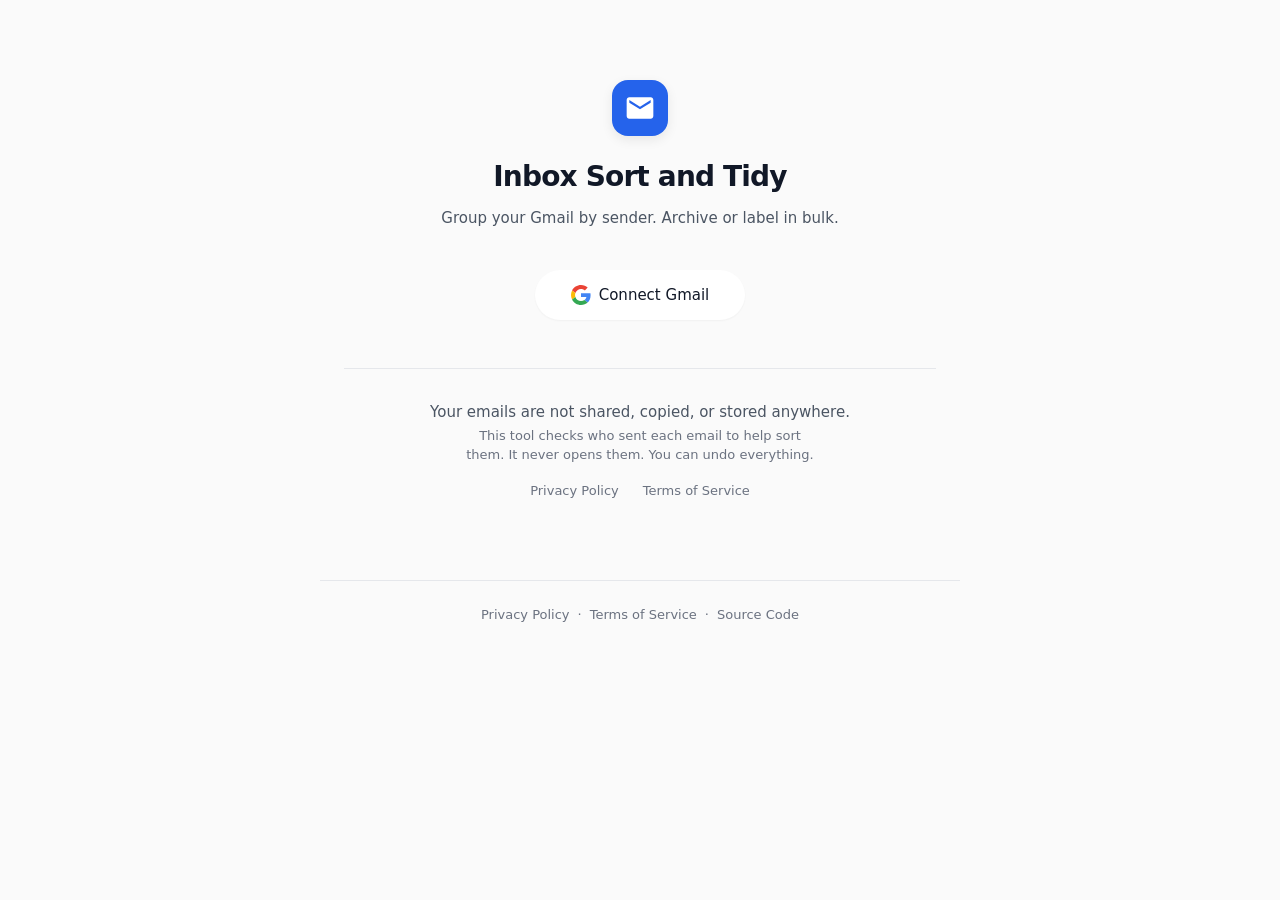
<file: index.html>
<!DOCTYPE html>
<html lang="en" data-theme="light">
<head>
  <meta charset="utf-8">
  <meta name="viewport" content="width=device-width, initial-scale=1">
  <meta http-equiv="Content-Security-Policy"
    content="default-src 'self';
      script-src 'self' https://accounts.google.com/gsi/client;
      style-src 'self';
      connect-src https://gmail.googleapis.com https://www.googleapis.com https://accounts.google.com;
      frame-src https://accounts.google.com;
      img-src 'self' data:;
      object-src 'none';
      base-uri 'self';
      form-action 'self';">
  <title>Inbox Sort and Tidy</title>
  <link rel="icon" type="image/png" sizes="512x512" href="favicon-512.png">
  <link rel="icon" type="image/svg+xml" href="favicon.svg">
  <link rel="apple-touch-icon" sizes="512x512" href="favicon-512.png">
  <link rel="stylesheet" href="css/app.css?v=20260405">
  <meta http-equiv="Cache-Control" content="no-cache, no-store, must-revalidate">
</head>
<body>
  <a href="#view-connect" class="skip-link">Skip to main content</a>
  <main class="container">

    <!-- ═══ View: Connect ═══ -->
    <section id="view-connect" aria-label="Connect your Gmail account">
      <div class="hero">
        <div class="brand-icon" aria-hidden="true">
          <svg xmlns="http://www.w3.org/2000/svg" width="32" height="32" viewBox="0 0 24 24" fill="white"><path d="M20 4H4c-1.1 0-2 .9-2 2v12c0 1.1.9 2 2 2h16c1.1 0 2-.9 2-2V6c0-1.1-.9-2-2-2zm0 4-8 5-8-5V6l8 5 8-5v2z"/></svg>
        </div>
        <h1>Inbox Sort and Tidy</h1>
        <p class="subtitle">Group your Gmail by sender. Archive or label in bulk.</p>

        <button id="btn-connect" type="button" class="btn-connect" aria-label="Connect your Gmail account">
          <svg xmlns="http://www.w3.org/2000/svg" width="20" height="20" viewBox="0 0 48 48" aria-hidden="true"><path fill="#EA4335" d="M24 9.5c3.54 0 6.71 1.22 9.21 3.6l6.85-6.85C35.9 2.38 30.47 0 24 0 14.62 0 6.51 5.38 2.56 13.22l7.98 6.19C12.43 13.72 17.74 9.5 24 9.5z"/><path fill="#4285F4" d="M46.98 24.55c0-1.57-.15-3.09-.38-4.55H24v9.02h12.94c-.58 2.96-2.26 5.48-4.78 7.18l7.73 6c4.51-4.18 7.09-10.36 7.09-17.65z"/><path fill="#FBBC05" d="M10.53 28.59c-.48-1.45-.76-2.99-.76-4.59s.27-3.14.76-4.59l-7.98-6.19C.92 16.46 0 20.12 0 24c0 3.88.92 7.54 2.56 10.78l7.97-6.19z"/><path fill="#34A853" d="M24 48c6.48 0 11.93-2.13 15.89-5.81l-7.73-6c-2.15 1.45-4.92 2.3-8.16 2.3-6.26 0-11.57-4.22-13.47-9.91l-7.98 6.19C6.51 42.62 14.62 48 24 48z"/></svg>
          Connect Gmail
        </button>
      </div>

      <div class="trust" aria-label="Privacy commitments">
        <p class="trust-line">Your emails are not shared, copied, or stored anywhere.</p>
        <p class="trust-detail">This tool checks who sent each email to help sort them. It never opens them. You can undo everything.</p>
        <nav class="trust-links" aria-label="Privacy and legal">
          <a href="privacy-policy.html">Privacy Policy</a>
          <a href="terms.html">Terms of Service</a>
        </nav>
      </div>

      <p class="connect-hint" id="connect-hint" hidden>A Google sign-in window will open. If your computer asks for a keychain or autofill password, you can skip it. Just sign in with your Google account directly.</p>
      <div id="connect-error" class="error-alert" hidden role="alert"></div>
    </section>

    <!-- ═══ View: Scanning ═══ -->
    <section id="view-scanning" hidden aria-label="Scanning inbox" tabindex="-1">
      <div class="view-card progress-section">
        <div class="scan-icon" aria-hidden="true">
          <svg xmlns="http://www.w3.org/2000/svg" width="24" height="24" viewBox="0 0 24 24" fill="none" stroke="currentColor" stroke-width="2" stroke-linecap="round" stroke-linejoin="round"><circle cx="12" cy="12" r="10"/><polyline points="12 6 12 12 16 14"/></svg>
        </div>
        <h2>Scanning your inbox</h2>
        <p class="progress-label" id="scan-status" aria-live="polite">Starting scan...</p>
        <progress id="scan-progress" max="100" value="0" aria-label="Scan progress"></progress>
        <p class="progress-hint">This usually takes under a minute.</p>
        <button id="btn-cancel-scan" type="button" class="btn-text cancel-btn">Cancel</button>
        <div id="scan-error" class="error-alert" hidden role="alert"></div>
      </div>
    </section>

    <!-- ═══ View: Results (review sender table) ═══ -->
    <section id="view-results" hidden aria-label="Review sender categories" tabindex="-1">
      <div class="view-card">
        <div class="connected-banner" id="connected-banner">
          <span id="connected-email"></span>
          <button id="btn-disconnect" type="button" class="btn-ghost" aria-label="Disconnect Gmail account">Disconnect</button>
        </div>
        <h2>Your inbox, sorted</h2>
        <p>Each sender has been categorised. Adjust any that need changing, then preview.</p>

        <details class="label-config" id="label-config">
          <summary>Label names <span class="config-hint">tap to rename</span></summary>
          <p class="config-description">These labels will be created in your Gmail account. Rename them to suit how you organise things.</p>
          <p class="config-note">Renaming a label changes what it is called in Gmail. It does not change which emails go into it.</p>
          <div class="label-fields">
            <div class="label-field">
              <label for="label-job-alerts">Job Alerts label</label>
              <input type="text" id="label-job-alerts" value="Job Alerts" maxlength="40" autocomplete="off">
            </div>
            <div class="label-field">
              <label for="label-kids-activities">Kids label</label>
              <input type="text" id="label-kids-activities" value="Kids & Activities" maxlength="40" autocomplete="off">
            </div>
            <div class="label-field">
              <label for="label-newsletters">Newsletters label</label>
              <input type="text" id="label-newsletters" value="Newsletters" maxlength="40" autocomplete="off">
            </div>
            <div class="label-field">
              <label for="label-receipts">Receipts label</label>
              <input type="text" id="label-receipts" value="Receipts" maxlength="40" autocomplete="off">
            </div>
          </div>
        </details>

        <div id="sender-table-container"></div>
        <div class="button-group">
          <button id="btn-preview" type="button" class="btn-primary">Preview Changes</button>
        </div>

        <div id="scan-more-container" class="scan-more" hidden>
          <p class="scan-more-count"></p>
          <button id="btn-scan-more" type="button" class="btn-secondary">Scan more</button>
        </div>
      </div>
    </section>

    <!-- ═══ View: Preview ═══ -->
    <section id="view-preview" hidden aria-label="Preview changes before applying" tabindex="-1">
      <div class="view-card preview-card">
        <div id="preview-summary"></div>
        <p class="preview-safety">Emails are moved, never deleted. Every change is reversible.</p>
        <p class="preview-labels" id="preview-label-hint"></p>
        <div class="preview-actions">
          <button id="btn-execute" type="button" class="btn-primary btn-go btn-large">Tidy My Inbox</button>
          <button id="btn-back" type="button" class="btn-text">or go back and adjust</button>
        </div>
      </div>
    </section>

    <!-- ═══ View: Executing ═══ -->
    <section id="view-executing" hidden aria-label="Applying changes">
      <div class="view-card progress-section">
        <h2>Tidying up</h2>
        <p class="progress-label" id="exec-status" aria-live="polite">Working...</p>
        <progress id="exec-progress" max="100" value="0" aria-label="Tidy progress"></progress>
      </div>
    </section>

    <!-- ═══ View: Done ═══ -->
    <section id="view-done" hidden aria-label="Tidy complete" tabindex="-1">
      <div class="view-card done-card">
        <div class="done-header">
          <div class="check-circle" aria-hidden="true">
            <svg xmlns="http://www.w3.org/2000/svg" width="28" height="28" viewBox="0 0 20 20" fill="currentColor"><path fill-rule="evenodd" d="M16.704 4.153a.75.75 0 01.143 1.052l-8 10.5a.75.75 0 01-1.127.075l-4.5-4.5a.75.75 0 011.06-1.06l3.894 3.893 7.48-9.817a.75.75 0 011.05-.143z" clip-rule="evenodd"/></svg>
          </div>
          <h2>Inbox tidied</h2>
        </div>

        <div class="results-grid" aria-label="Before and after comparison">
          <div class="results-panel" aria-label="Before tidying">
            <h3>Before</h3>
            <p id="count-before" class="results-count results-count--before">0</p>
            <p class="results-subtitle">messages in your inbox</p>
          </div>
          <div class="results-panel" aria-label="After tidying">
            <h3>After</h3>
            <p id="count-after" class="results-count results-count--after">0</p>
            <p class="results-subtitle">messages that need your attention</p>
          </div>
        </div>

        <div id="results-breakdown" aria-live="polite"></div>
        <p id="results-storage" class="results-storage" hidden></p>

        <div id="done-results" class="results-stats" aria-live="polite"></div>

        <div class="button-group button-group--centre">
          <button id="btn-scan-again" type="button" class="btn-primary">Scan Again</button>
          <button id="btn-done-disconnect" type="button" class="btn-secondary">Disconnect</button>
        </div>
        <div class="undo-section">
          <button id="btn-undo" type="button" class="btn-undo" aria-label="Undo all changes and put emails back in your inbox">Undo everything</button>
          <p class="undo-hint">Put every email back in your inbox, exactly as it was.</p>
          <p class="undo-hint">Closing this page will remove the undo option.</p>
        </div>
        <p class="results-credit">Built by Miles Sowden. Free, open source, no data stored.</p>
      </div>
    </section>

  </main>

  <footer class="container">
    <nav aria-label="Footer links">
      <a href="privacy-policy.html">Privacy Policy</a>
      <span aria-hidden="true">&middot;</span>
      <a href="terms.html">Terms of Service</a>
      <span aria-hidden="true">&middot;</span>
      <a href="https://github.com/Stritheo/inbox-sort-tidy" target="_blank" rel="noopener" aria-label="Source Code (opens in a new tab)">Source Code</a>
    </nav>
  </footer>

  <script src="https://accounts.google.com/gsi/client" async defer></script>
  <script type="module" src="js/app.js?v=20260405"></script>
</body>
</html>
</file>
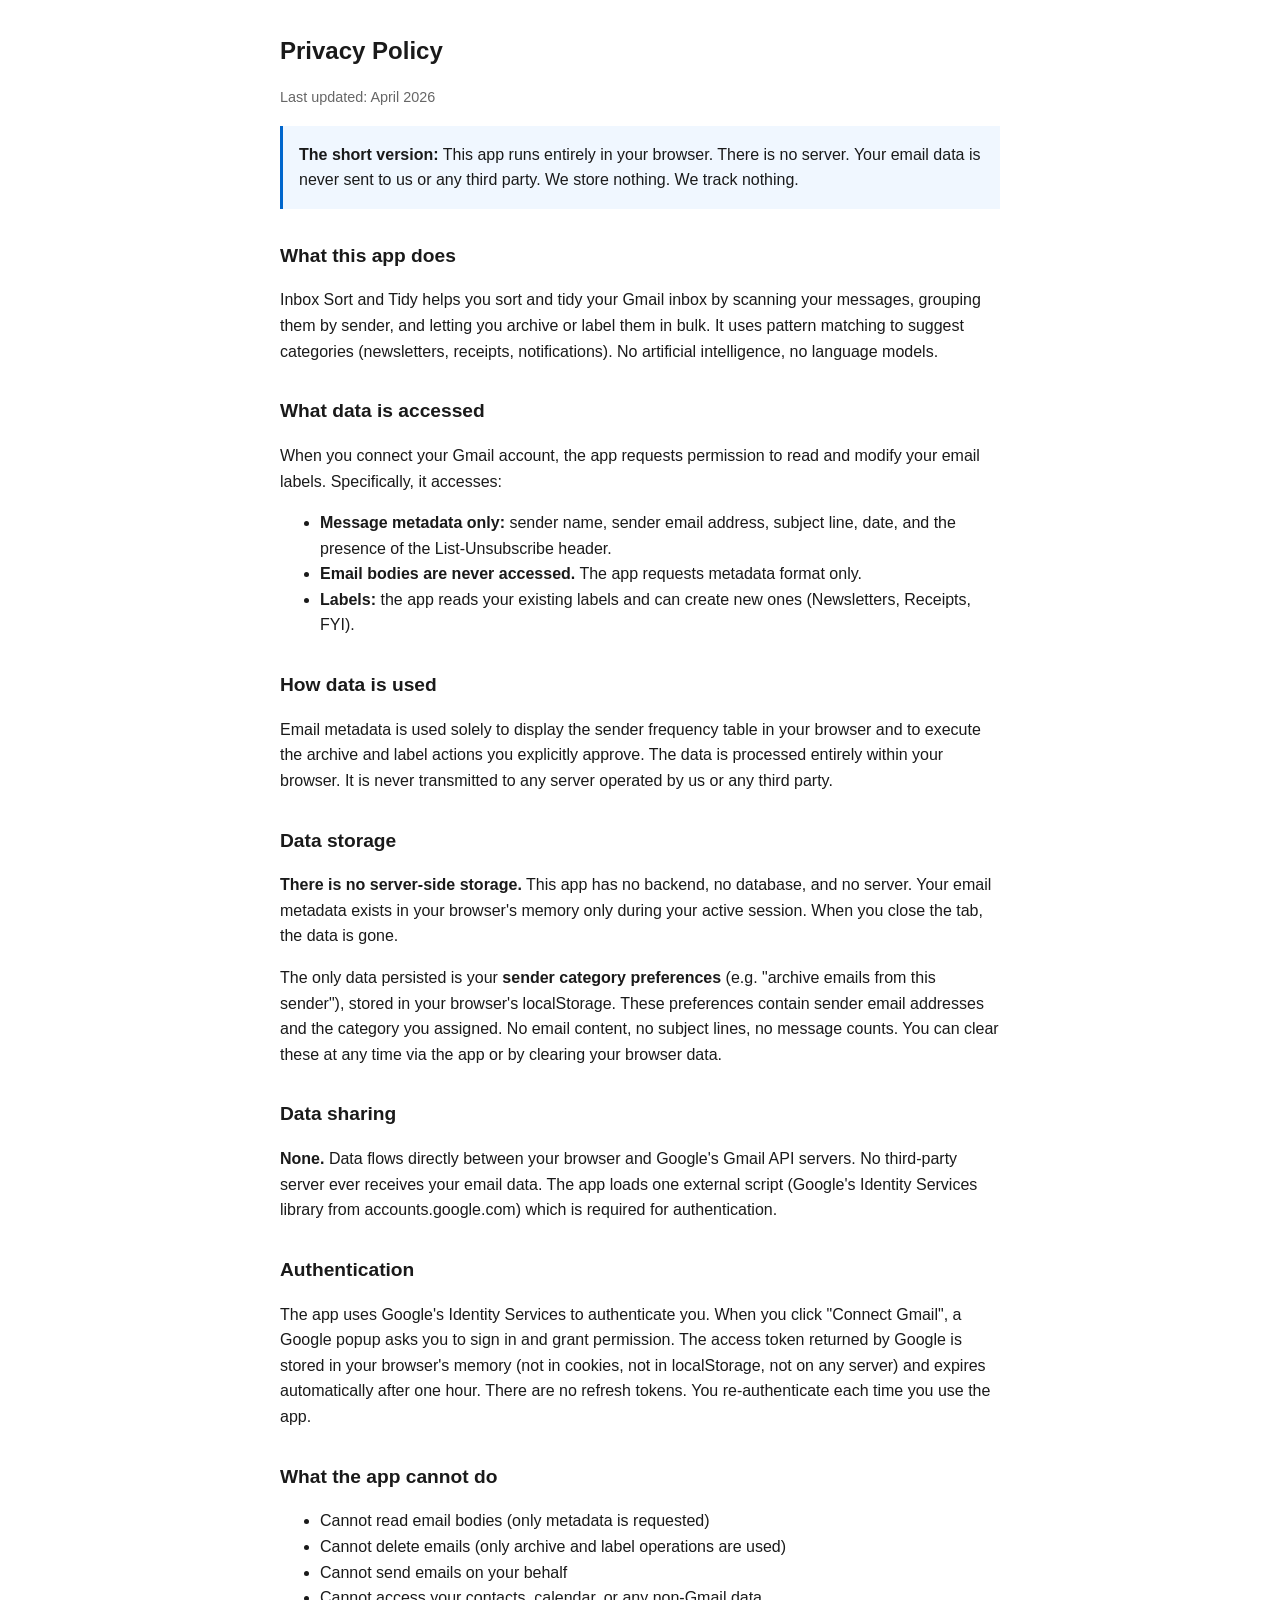
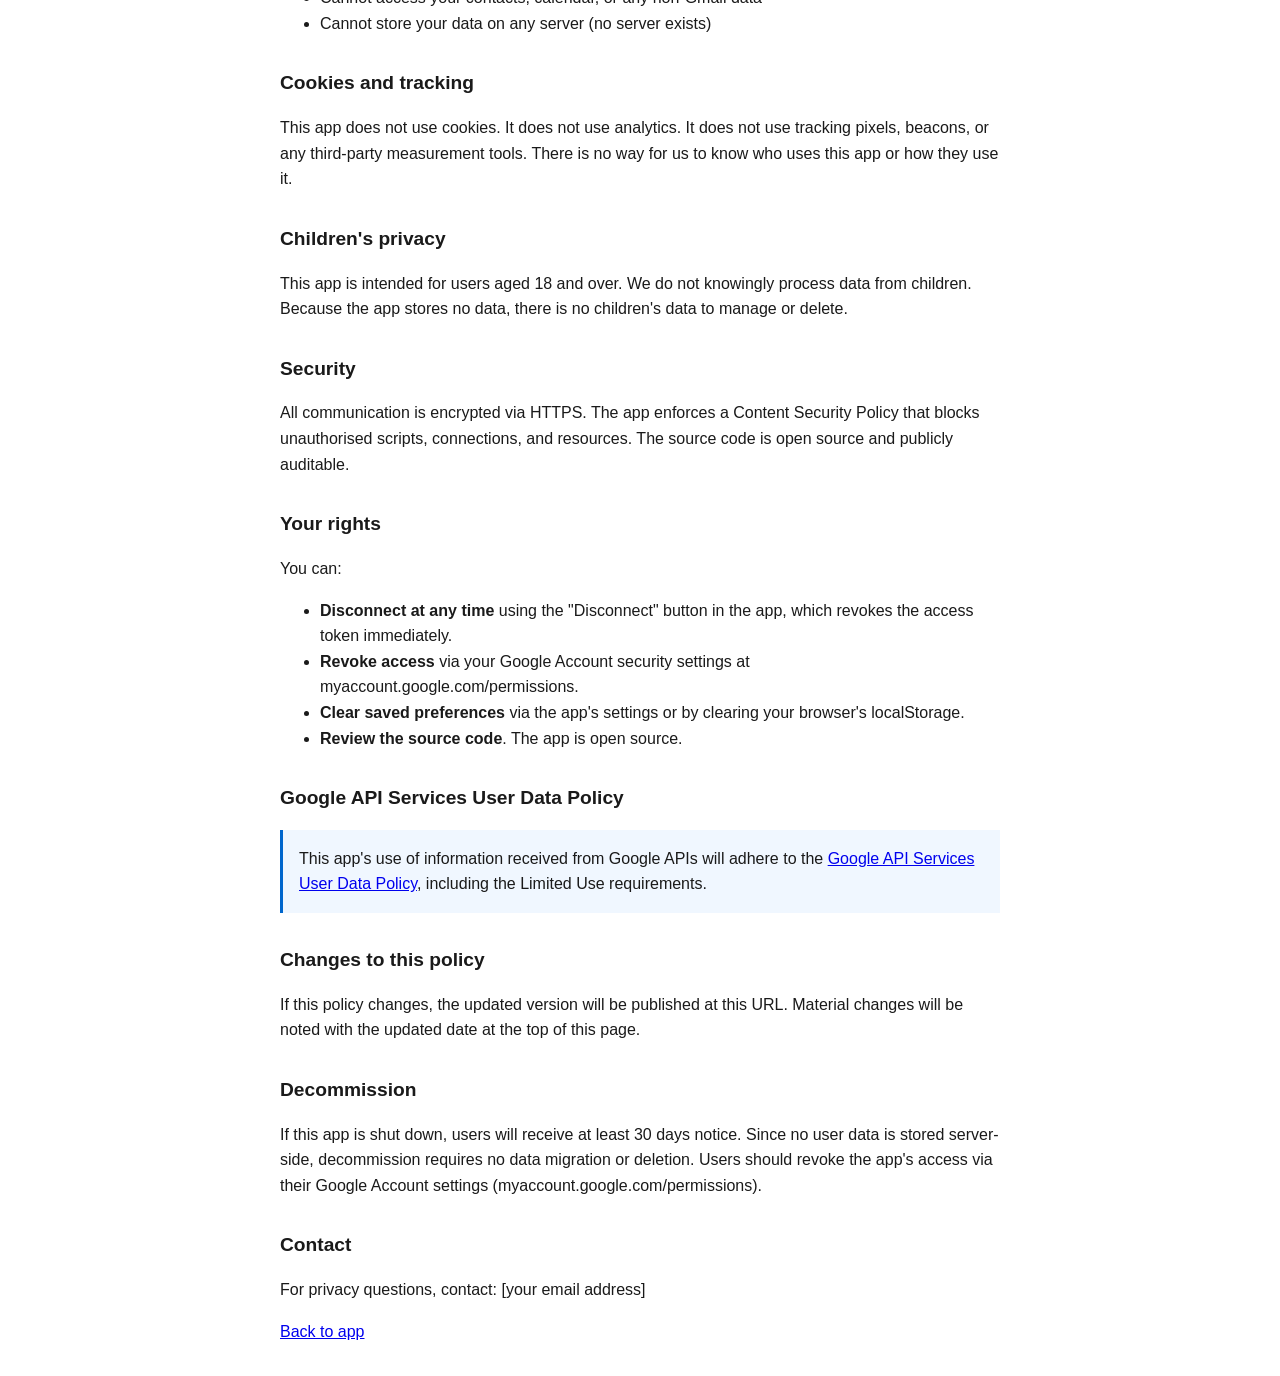
<file: privacy-policy.html>
<!DOCTYPE html>
<html lang="en">
<head>
  <meta charset="utf-8">
  <meta name="viewport" content="width=device-width, initial-scale=1">
  <title>Privacy Policy | Inbox Sort and Tidy</title>
  <meta http-equiv="Content-Security-Policy" content="default-src 'none'; style-src 'unsafe-inline'; img-src 'self' data:;">
  <style>
    body {
      font-family: -apple-system, BlinkMacSystemFont, 'Segoe UI', Roboto, sans-serif;
      max-width: 720px;
      margin: 2rem auto;
      padding: 0 1rem;
      line-height: 1.6;
      color: #1a1a1a;
    }
    h1 { font-size: 1.5rem; }
    h2 { font-size: 1.2rem; margin-top: 2rem; }
    .updated { color: #666; font-size: 0.9rem; }
    .highlight {
      background: #f0f7ff;
      border-left: 3px solid #0066cc;
      padding: 1rem;
      margin: 1rem 0;
    }
  </style>
</head>
<body>
  <h1>Privacy Policy</h1>
  <p class="updated">Last updated: April 2026</p>

  <div class="highlight">
    <strong>The short version:</strong> This app runs entirely in your browser. There is no server.
    Your email data is never sent to us or any third party. We store nothing. We track nothing.
  </div>

  <h2>What this app does</h2>
  <p>
    Inbox Sort and Tidy helps you sort and tidy your Gmail inbox by scanning your messages,
    grouping them by sender, and letting you archive or label them in bulk. It uses pattern matching to suggest
    categories (newsletters, receipts, notifications). No artificial intelligence, no language
    models.
  </p>

  <h2>What data is accessed</h2>
  <p>
    When you connect your Gmail account, the app requests permission to read and modify your
    email labels. Specifically, it accesses:
  </p>
  <ul>
    <li><strong>Message metadata only:</strong> sender name, sender email address, subject line,
      date, and the presence of the List-Unsubscribe header.</li>
    <li><strong>Email bodies are never accessed.</strong> The app requests metadata format only.</li>
    <li><strong>Labels:</strong> the app reads your existing labels and can create new ones
      (Newsletters, Receipts, FYI).</li>
  </ul>

  <h2>How data is used</h2>
  <p>
    Email metadata is used solely to display the sender frequency table in your browser and to
    execute the archive and label actions you explicitly approve. The data is processed entirely
    within your browser. It is never transmitted to any server operated by us or any third party.
  </p>

  <h2>Data storage</h2>
  <p>
    <strong>There is no server-side storage.</strong> This app has no backend, no database, and no
    server. Your email metadata exists in your browser's memory only during your active session.
    When you close the tab, the data is gone.
  </p>
  <p>
    The only data persisted is your <strong>sender category preferences</strong> (e.g. "archive
    emails from this sender"), stored in your browser's localStorage. These preferences contain
    sender email addresses and the category you assigned. No email content, no subject lines,
    no message counts. You can clear these at any time via the app or by clearing your browser
    data.
  </p>

  <h2>Data sharing</h2>
  <p>
    <strong>None.</strong> Data flows directly between your browser and Google's Gmail API servers.
    No third-party server ever receives your email data. The app loads one external script
    (Google's Identity Services library from accounts.google.com) which is required for
    authentication.
  </p>

  <h2>Authentication</h2>
  <p>
    The app uses Google's Identity Services to authenticate you. When you click "Connect Gmail",
    a Google popup asks you to sign in and grant permission. The access token returned by Google
    is stored in your browser's memory (not in cookies, not in localStorage, not on any server)
    and expires automatically after one hour. There are no refresh tokens. You re-authenticate
    each time you use the app.
  </p>

  <h2>What the app cannot do</h2>
  <ul>
    <li>Cannot read email bodies (only metadata is requested)</li>
    <li>Cannot delete emails (only archive and label operations are used)</li>
    <li>Cannot send emails on your behalf</li>
    <li>Cannot access your contacts, calendar, or any non-Gmail data</li>
    <li>Cannot store your data on any server (no server exists)</li>
  </ul>

  <h2>Cookies and tracking</h2>
  <p>
    This app does not use cookies. It does not use analytics. It does not use tracking pixels,
    beacons, or any third-party measurement tools. There is no way for us to know who uses
    this app or how they use it.
  </p>

  <h2>Children's privacy</h2>
  <p>
    This app is intended for users aged 18 and over. We do not knowingly process data from
    children. Because the app stores no data, there is no children's data to manage or delete.
  </p>

  <h2>Security</h2>
  <p>
    All communication is encrypted via HTTPS. The app enforces a Content Security Policy that
    blocks unauthorised scripts, connections, and resources. The source code is open source and
    publicly auditable.
  </p>

  <h2>Your rights</h2>
  <p>You can:</p>
  <ul>
    <li><strong>Disconnect at any time</strong> using the "Disconnect" button in the app, which
      revokes the access token immediately.</li>
    <li><strong>Revoke access</strong> via your Google Account security settings at
      myaccount.google.com/permissions.</li>
    <li><strong>Clear saved preferences</strong> via the app's settings or by clearing your
      browser's localStorage.</li>
    <li><strong>Review the source code</strong>. The app is open source.</li>
  </ul>

  <h2>Google API Services User Data Policy</h2>
  <div class="highlight">
    This app's use of information received from Google APIs will adhere to the
    <a href="https://developers.google.com/terms/api-services-user-data-policy">Google API
    Services User Data Policy</a>, including the Limited Use requirements.
  </div>

  <h2>Changes to this policy</h2>
  <p>
    If this policy changes, the updated version will be published at this URL. Material changes
    will be noted with the updated date at the top of this page.
  </p>

  <h2>Decommission</h2>
  <p>
    If this app is shut down, users will receive at least 30 days notice. Since no user data is
    stored server-side, decommission requires no data migration or deletion. Users should revoke
    the app's access via their Google Account settings (myaccount.google.com/permissions).
  </p>

  <h2>Contact</h2>
  <p>
    For privacy questions, contact: [your email address]
  </p>

  <p><a href="index.html">Back to app</a></p>
</body>
</html>
</file>
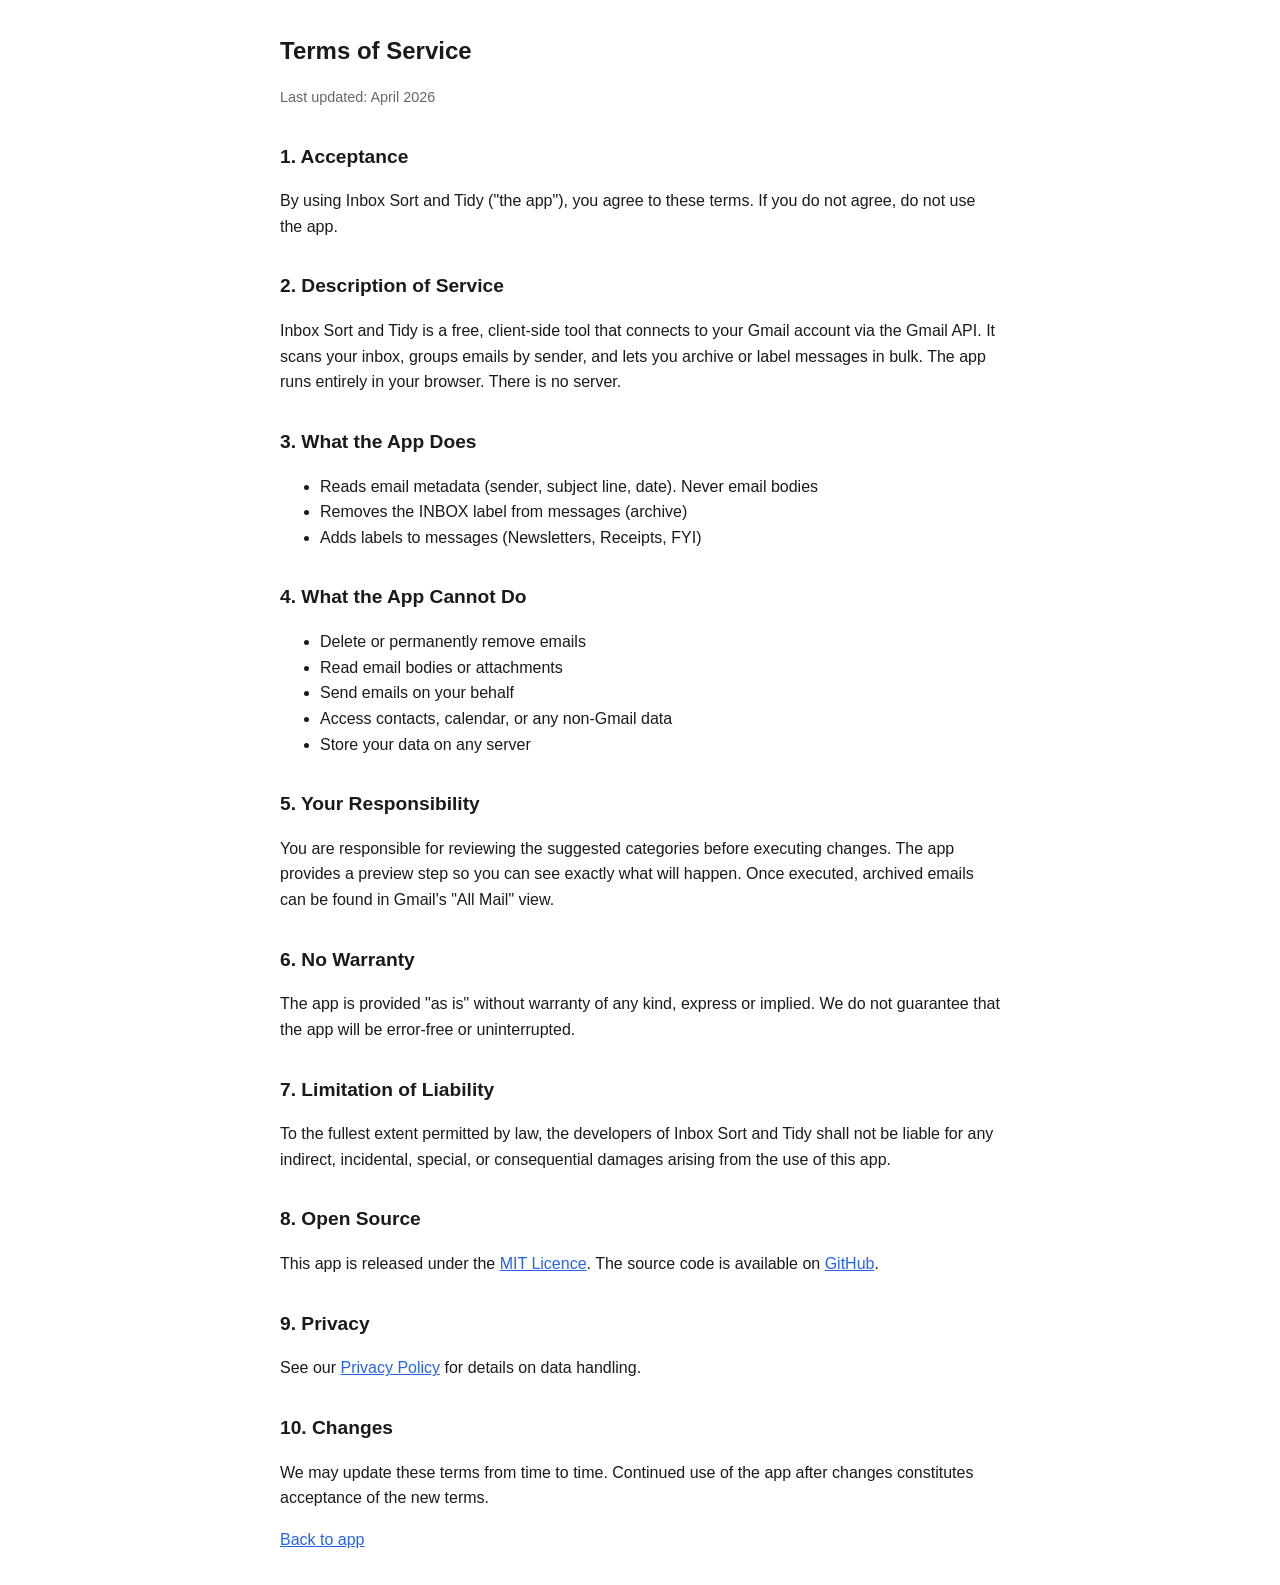
<file: terms.html>
<!DOCTYPE html>
<html lang="en">
<head>
  <meta charset="utf-8">
  <meta name="viewport" content="width=device-width, initial-scale=1">
  <title>Terms of Service | Inbox Sort and Tidy</title>
  <meta http-equiv="Content-Security-Policy" content="default-src 'none'; style-src 'unsafe-inline'; img-src 'self' data:;">
  <style>
    body {
      font-family: -apple-system, BlinkMacSystemFont, 'Segoe UI', Roboto, sans-serif;
      max-width: 720px;
      margin: 2rem auto;
      padding: 0 1rem;
      line-height: 1.6;
      color: #1a1a1a;
    }
    h1 { font-size: 1.5rem; }
    h2 { font-size: 1.2rem; margin-top: 2rem; }
    .updated { color: #666; font-size: 0.9rem; }
    a { color: #2563eb; }
  </style>
</head>
<body>
  <h1>Terms of Service</h1>
  <p class="updated">Last updated: April 2026</p>

  <h2>1. Acceptance</h2>
  <p>By using Inbox Sort and Tidy ("the app"), you agree to these terms. If you do not agree, do not use the app.</p>

  <h2>2. Description of Service</h2>
  <p>Inbox Sort and Tidy is a free, client-side tool that connects to your Gmail account via the Gmail API. It scans your inbox, groups emails by sender, and lets you archive or label messages in bulk. The app runs entirely in your browser. There is no server.</p>

  <h2>3. What the App Does</h2>
  <ul>
    <li>Reads email metadata (sender, subject line, date). Never email bodies</li>
    <li>Removes the INBOX label from messages (archive)</li>
    <li>Adds labels to messages (Newsletters, Receipts, FYI)</li>
  </ul>

  <h2>4. What the App Cannot Do</h2>
  <ul>
    <li>Delete or permanently remove emails</li>
    <li>Read email bodies or attachments</li>
    <li>Send emails on your behalf</li>
    <li>Access contacts, calendar, or any non-Gmail data</li>
    <li>Store your data on any server</li>
  </ul>

  <h2>5. Your Responsibility</h2>
  <p>You are responsible for reviewing the suggested categories before executing changes. The app provides a preview step so you can see exactly what will happen. Once executed, archived emails can be found in Gmail's "All Mail" view.</p>

  <h2>6. No Warranty</h2>
  <p>The app is provided "as is" without warranty of any kind, express or implied. We do not guarantee that the app will be error-free or uninterrupted.</p>

  <h2>7. Limitation of Liability</h2>
  <p>To the fullest extent permitted by law, the developers of Inbox Sort and Tidy shall not be liable for any indirect, incidental, special, or consequential damages arising from the use of this app.</p>

  <h2>8. Open Source</h2>
  <p>This app is released under the <a href="https://opensource.org/licenses/MIT" target="_blank" rel="noopener">MIT Licence</a>. The source code is available on <a href="https://github.com/Stritheo/inbox-sort-tidy" target="_blank" rel="noopener">GitHub</a>.</p>

  <h2>9. Privacy</h2>
  <p>See our <a href="privacy-policy.html">Privacy Policy</a> for details on data handling.</p>

  <h2>10. Changes</h2>
  <p>We may update these terms from time to time. Continued use of the app after changes constitutes acceptance of the new terms.</p>

  <p><a href="index.html">Back to app</a></p>
</body>
</html>
</file>
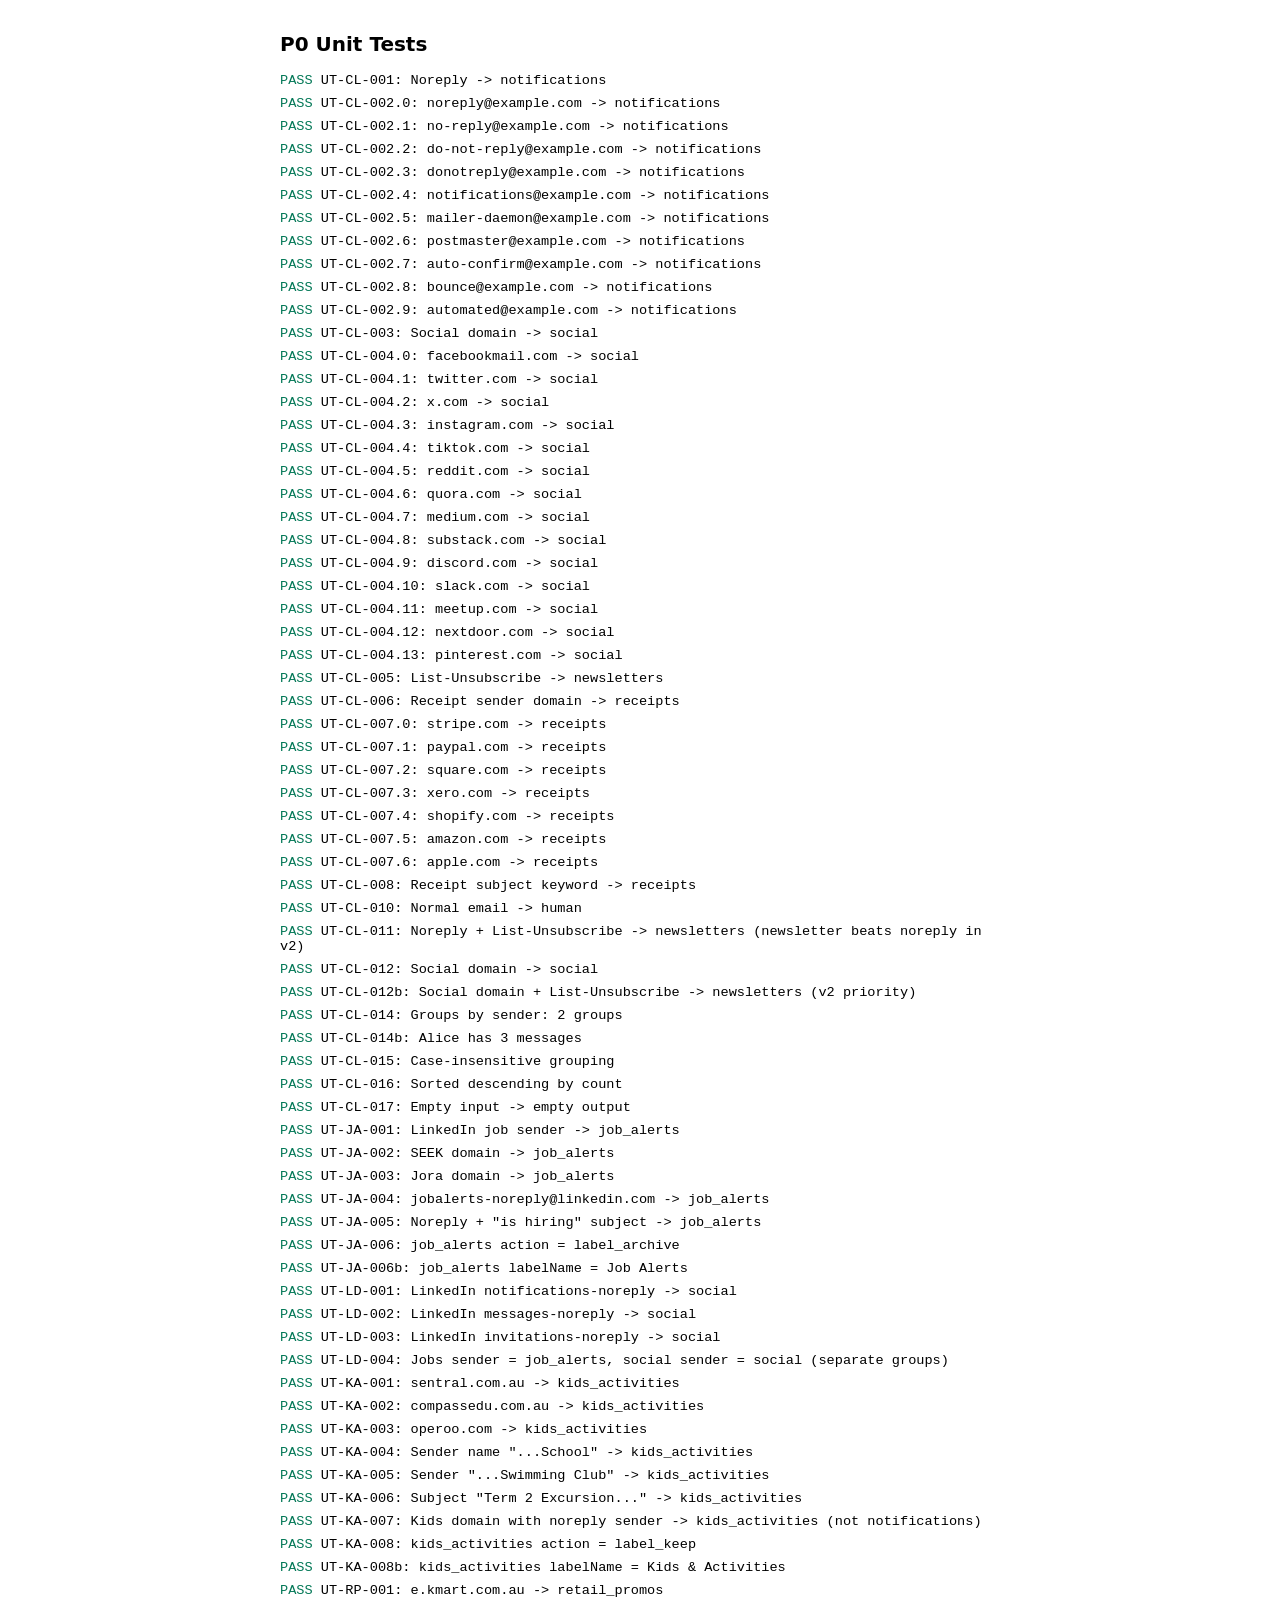
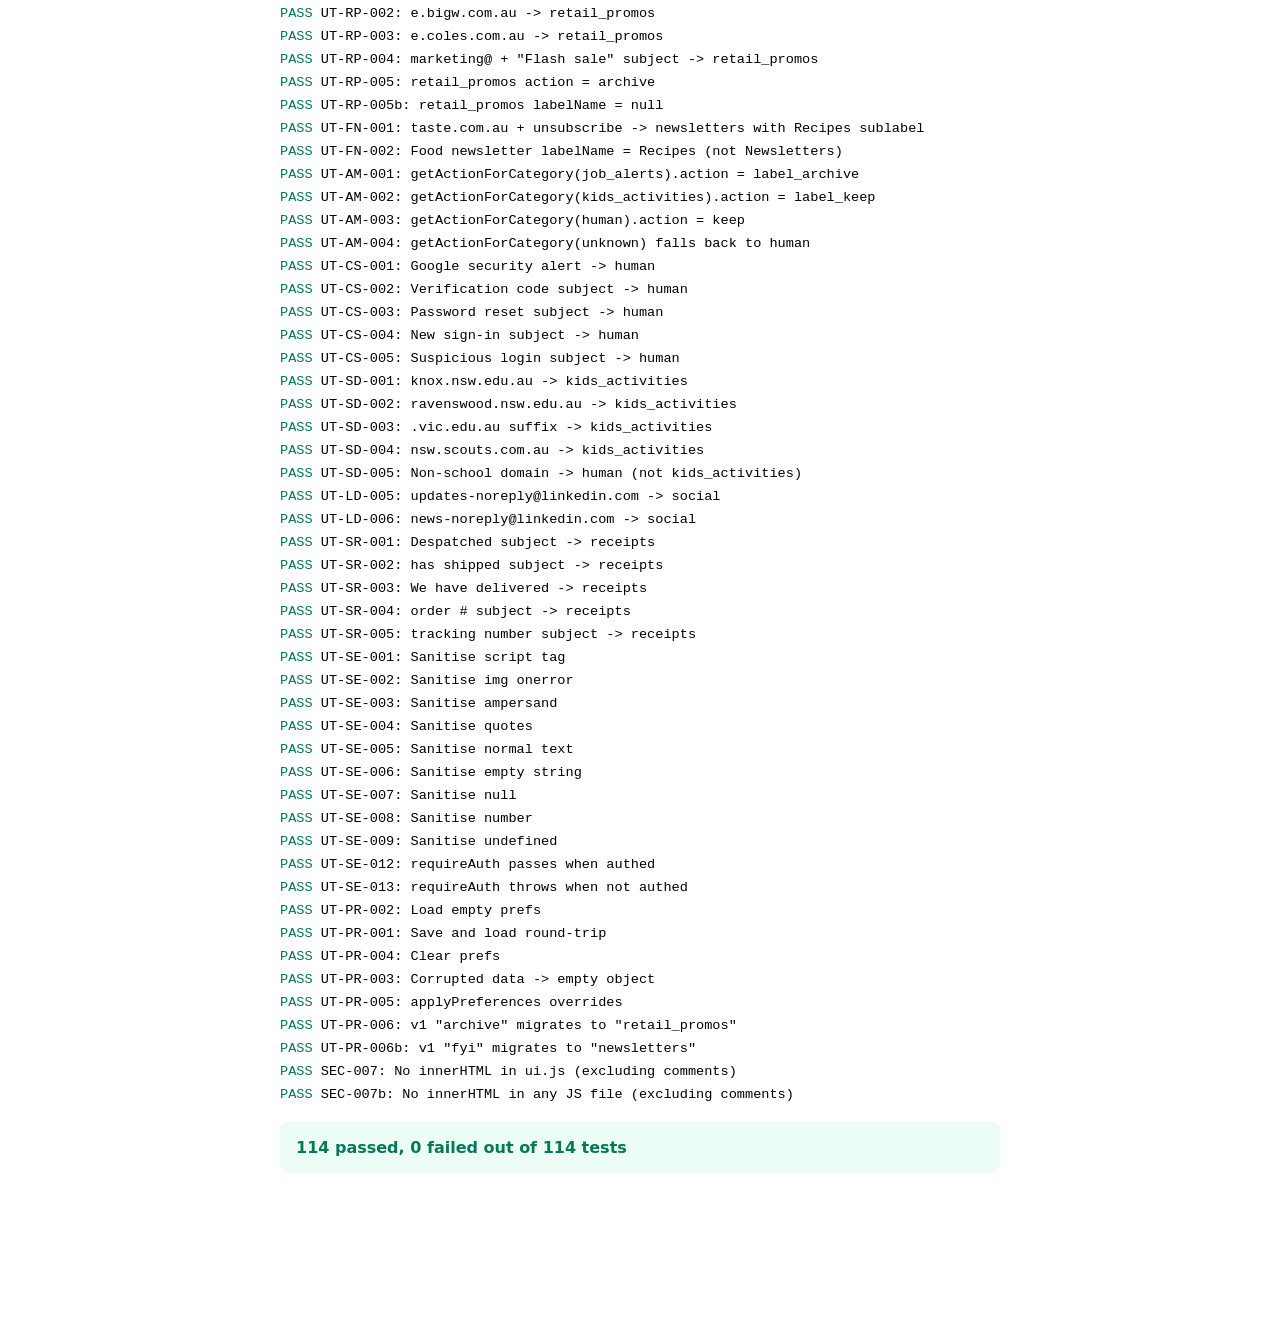
<file: test/run-p0.html>
<!DOCTYPE html>
<html lang="en">
<head>
  <meta charset="utf-8">
  <title>P0 Unit Tests | Inbox Sort and Tidy</title>
  <style>
    body { font-family: system-ui, sans-serif; max-width: 720px; margin: 2rem auto; padding: 0 1rem; }
    h1 { font-size: 1.25rem; }
    .pass { color: #047857; } .fail { color: #991b1b; font-weight: 700; }
    .result { padding: 0.25rem 0; font-size: 0.85rem; font-family: monospace; }
    .summary { margin-top: 1rem; padding: 1rem; border-radius: 8px; font-weight: 600; }
    .summary.all-pass { background: #ecfdf5; color: #047857; }
    .summary.has-fail { background: #fef2f2; color: #991b1b; }
  </style>
</head>
<body>
  <h1>P0 Unit Tests</h1>
  <div id="output"></div>
  <div id="summary"></div>
  <script type="module">
    import { classifyMessages, getActionForCategory } from '../js/classifier.js?v=3';
    import { sanitise, requireAuth } from '../js/security.js';
    import { loadPreferences, savePreferences, clearPreferences, applyPreferences } from '../js/preferences.js';

    const output = document.getElementById('output');
    const summaryEl = document.getElementById('summary');
    let passed = 0, failed = 0;

    function assert(id, desc, condition) {
      const el = document.createElement('div');
      el.className = 'result';
      if (condition) {
        el.innerHTML = `<span class="pass">PASS</span> ${id}: ${desc}`;
        passed++;
      } else {
        el.innerHTML = `<span class="fail">FAIL</span> ${id}: ${desc}`;
        failed++;
      }
      output.appendChild(el);
    }

    function msg(overrides) {
      return { id: '1', sender: '', senderEmail: '', senderDomain: '', subject: '', hasUnsubscribe: false, date: 0, ...overrides };
    }

    // ── CLASSIFIER TESTS ───────────────────────────────────────

    // UT-CL-001: Noreply classified as notifications
    let groups = classifyMessages([msg({ senderEmail: 'noreply@example.com', senderDomain: 'example.com' })]);
    assert('UT-CL-001', 'Noreply -> notifications', groups[0].suggestedCategory === 'notifications');

    // UT-CL-002: All noreply patterns
    // x.com is a social domain in v2, so use example.com to test noreply detection in isolation
    const noreplyPatterns = ['noreply@example.com','no-reply@example.com','do-not-reply@example.com','donotreply@example.com','notifications@example.com','mailer-daemon@example.com','postmaster@example.com','auto-confirm@example.com','bounce@example.com','automated@example.com'];
    noreplyPatterns.forEach((email, i) => {
      groups = classifyMessages([msg({ senderEmail: email, senderDomain: 'example.com' })]);
      assert(`UT-CL-002.${i}`, `${email} -> notifications`, groups[0].suggestedCategory === 'notifications');
    });

    // UT-CL-003: Social domain
    groups = classifyMessages([msg({ senderEmail: 'updates@facebookmail.com', senderDomain: 'facebookmail.com' })]);
    assert('UT-CL-003', 'Social domain -> social', groups[0].suggestedCategory === 'social');

    // UT-CL-004: All social domains (linkedin.com removed in v2 -- handled via specific senders)
    const socialDomains = ['facebookmail.com','twitter.com','x.com','instagram.com','tiktok.com','reddit.com','quora.com','medium.com','substack.com','discord.com','slack.com','meetup.com','nextdoor.com','pinterest.com'];
    socialDomains.forEach((domain, i) => {
      groups = classifyMessages([msg({ senderEmail: `info@${domain}`, senderDomain: domain })]);
      assert(`UT-CL-004.${i}`, `${domain} -> social`, groups[0].suggestedCategory === 'social');
    });

    // UT-CL-005: Newsletter via List-Unsubscribe
    groups = classifyMessages([msg({ senderEmail: 'news@company.com', senderDomain: 'company.com', hasUnsubscribe: true })]);
    assert('UT-CL-005', 'List-Unsubscribe -> newsletters', groups[0].suggestedCategory === 'newsletters');

    // UT-CL-006: Receipt via sender domain
    groups = classifyMessages([msg({ senderEmail: 'orders@stripe.com', senderDomain: 'stripe.com' })]);
    assert('UT-CL-006', 'Receipt sender domain -> receipts', groups[0].suggestedCategory === 'receipts');

    // UT-CL-007: All receipt domains
    ['stripe.com','paypal.com','square.com','xero.com','shopify.com','amazon.com','apple.com'].forEach((domain, i) => {
      groups = classifyMessages([msg({ senderEmail: `info@${domain}`, senderDomain: domain })]);
      assert(`UT-CL-007.${i}`, `${domain} -> receipts`, groups[0].suggestedCategory === 'receipts');
    });

    // UT-CL-008: Receipt via subject keyword
    groups = classifyMessages([msg({ senderEmail: 'billing@co.com', senderDomain: 'co.com', subject: 'Your order confirmation' })]);
    assert('UT-CL-008', 'Receipt subject keyword -> receipts', groups[0].suggestedCategory === 'receipts');

    // UT-CL-010: Human (default)
    groups = classifyMessages([msg({ senderEmail: 'john@company.com', senderDomain: 'company.com', subject: 'Hey, lunch?' })]);
    assert('UT-CL-010', 'Normal email -> human', groups[0].suggestedCategory === 'human');

    // UT-CL-011: Priority: newsletter beats notifications in v2 (List-Unsubscribe is a strong signal)
    groups = classifyMessages([msg({ senderEmail: 'noreply@newsletter.com', senderDomain: 'newsletter.com', hasUnsubscribe: true })]);
    assert('UT-CL-011', 'Noreply + List-Unsubscribe -> newsletters (newsletter beats noreply in v2)', groups[0].suggestedCategory === 'newsletters');

    // UT-CL-012: Social domain detection (without unsubscribe; in v2, newsletters beats social in priority)
    groups = classifyMessages([msg({ senderEmail: 'updates@facebookmail.com', senderDomain: 'facebookmail.com' })]);
    assert('UT-CL-012', 'Social domain -> social', groups[0].suggestedCategory === 'social');

    // UT-CL-012b: Social domain WITH unsubscribe -> newsletters in v2 (newsletters is higher priority)
    groups = classifyMessages([msg({ senderEmail: 'updates@facebookmail.com', senderDomain: 'facebookmail.com', hasUnsubscribe: true })]);
    assert('UT-CL-012b', 'Social domain + List-Unsubscribe -> newsletters (v2 priority)', groups[0].suggestedCategory === 'newsletters');

    // UT-CL-014: Grouping by sender email
    groups = classifyMessages([
      msg({ id: '1', senderEmail: 'alice@co.com', senderDomain: 'co.com' }),
      msg({ id: '2', senderEmail: 'alice@co.com', senderDomain: 'co.com' }),
      msg({ id: '3', senderEmail: 'alice@co.com', senderDomain: 'co.com' }),
      msg({ id: '4', senderEmail: 'bob@co.com', senderDomain: 'co.com' }),
      msg({ id: '5', senderEmail: 'bob@co.com', senderDomain: 'co.com' }),
    ]);
    assert('UT-CL-014', 'Groups by sender: 2 groups', groups.length === 2);
    assert('UT-CL-014b', 'Alice has 3 messages', groups.find(g => g.senderEmail === 'alice@co.com').messages.length === 3);

    // UT-CL-015: Case-insensitive grouping
    groups = classifyMessages([
      msg({ senderEmail: 'Alice@Co.COM', senderDomain: 'co.com' }),
      msg({ senderEmail: 'alice@co.com', senderDomain: 'co.com' }),
    ]);
    assert('UT-CL-015', 'Case-insensitive grouping', groups.length === 1 && groups[0].messages.length === 2);

    // UT-CL-016: Sorted by count descending
    groups = classifyMessages([
      msg({ senderEmail: 'a@x.com', senderDomain: 'x.com' }),
      msg({ senderEmail: 'a@x.com', senderDomain: 'x.com' }),
      msg({ senderEmail: 'b@x.com', senderDomain: 'x.com' }),
      msg({ senderEmail: 'b@x.com', senderDomain: 'x.com' }),
      msg({ senderEmail: 'b@x.com', senderDomain: 'x.com' }),
    ]);
    assert('UT-CL-016', 'Sorted descending by count', groups[0].messages.length >= groups[1].messages.length);

    // UT-CL-017: Empty array
    groups = classifyMessages([]);
    assert('UT-CL-017', 'Empty input -> empty output', groups.length === 0);

    // ── JOB ALERTS TESTS ────────────────────────────────────────

    // UT-JA-001: LinkedIn job sender
    groups = classifyMessages([msg({ senderEmail: 'jobs-noreply@linkedin.com', senderDomain: 'linkedin.com', subject: '5 new jobs matching Software Engineer' })]);
    assert('UT-JA-001', 'LinkedIn job sender -> job_alerts', groups[0].suggestedCategory === 'job_alerts');

    // UT-JA-002: SEEK domain
    groups = classifyMessages([msg({ senderEmail: 'jobalerts@seek.com.au', senderDomain: 'seek.com.au', subject: 'New jobs for you' })]);
    assert('UT-JA-002', 'SEEK domain -> job_alerts', groups[0].suggestedCategory === 'job_alerts');

    // UT-JA-003: Jora domain
    groups = classifyMessages([msg({ senderEmail: 'alerts@jora.com', senderDomain: 'jora.com' })]);
    assert('UT-JA-003', 'Jora domain -> job_alerts', groups[0].suggestedCategory === 'job_alerts');

    // UT-JA-004: jobalerts-noreply LinkedIn sender
    groups = classifyMessages([msg({ senderEmail: 'jobalerts-noreply@linkedin.com', senderDomain: 'linkedin.com' })]);
    assert('UT-JA-004', 'jobalerts-noreply@linkedin.com -> job_alerts', groups[0].suggestedCategory === 'job_alerts');

    // UT-JA-005: Job subject pattern with noreply sender
    groups = classifyMessages([msg({ senderEmail: 'noreply@company.com', senderDomain: 'company.com', subject: 'Company is hiring - apply now' })]);
    assert('UT-JA-005', 'Noreply + "is hiring" subject -> job_alerts', groups[0].suggestedCategory === 'job_alerts');

    // UT-JA-006: Action mapping for job_alerts
    groups = classifyMessages([msg({ senderEmail: 'jobs-noreply@linkedin.com', senderDomain: 'linkedin.com' })]);
    assert('UT-JA-006', 'job_alerts action = label_archive', groups[0].action === 'label_archive');
    assert('UT-JA-006b', 'job_alerts labelName = Job Alerts', groups[0].labelName === 'Job Alerts');

    // ── LINKEDIN DISAMBIGUATION ────────────────────────────────

    // UT-LD-001: LinkedIn social notification -> social, NOT job_alerts
    groups = classifyMessages([msg({ senderEmail: 'notifications-noreply@linkedin.com', senderDomain: 'linkedin.com', subject: 'You have 3 new followers' })]);
    assert('UT-LD-001', 'LinkedIn notifications-noreply -> social', groups[0].suggestedCategory === 'social');

    // UT-LD-002: LinkedIn messages -> social
    groups = classifyMessages([msg({ senderEmail: 'messages-noreply@linkedin.com', senderDomain: 'linkedin.com' })]);
    assert('UT-LD-002', 'LinkedIn messages-noreply -> social', groups[0].suggestedCategory === 'social');

    // UT-LD-003: LinkedIn invitations -> social
    groups = classifyMessages([msg({ senderEmail: 'invitations-noreply@linkedin.com', senderDomain: 'linkedin.com' })]);
    assert('UT-LD-003', 'LinkedIn invitations-noreply -> social', groups[0].suggestedCategory === 'social');

    // UT-LD-004: job_alerts runs before social in priority
    groups = classifyMessages([
      msg({ id: '1', senderEmail: 'jobs-noreply@linkedin.com', senderDomain: 'linkedin.com', subject: '10 new jobs' }),
      msg({ id: '2', senderEmail: 'notifications-noreply@linkedin.com', senderDomain: 'linkedin.com', subject: 'You have a new follower' }),
    ]);
    const jobGroup = groups.find(g => g.senderEmail === 'jobs-noreply@linkedin.com');
    const socialGroup = groups.find(g => g.senderEmail === 'notifications-noreply@linkedin.com');
    assert('UT-LD-004', 'Jobs sender = job_alerts, social sender = social (separate groups)', jobGroup.suggestedCategory === 'job_alerts' && socialGroup.suggestedCategory === 'social');

    // ── KIDS & ACTIVITIES TESTS ────────────────────────────────

    // UT-KA-001: Sentral domain
    groups = classifyMessages([msg({ senderEmail: 'noreply@sentral.com.au', senderDomain: 'sentral.com.au' })]);
    assert('UT-KA-001', 'sentral.com.au -> kids_activities', groups[0].suggestedCategory === 'kids_activities');

    // UT-KA-002: Compass education domain
    groups = classifyMessages([msg({ senderEmail: 'no-reply@compassedu.com.au', senderDomain: 'compassedu.com.au' })]);
    assert('UT-KA-002', 'compassedu.com.au -> kids_activities', groups[0].suggestedCategory === 'kids_activities');

    // UT-KA-003: Operoo domain
    groups = classifyMessages([msg({ senderEmail: 'noreply@operoo.com', senderDomain: 'operoo.com' })]);
    assert('UT-KA-003', 'operoo.com -> kids_activities', groups[0].suggestedCategory === 'kids_activities');

    // UT-KA-004: Sender name with "school"
    groups = classifyMessages([msg({ senderEmail: 'info@westview.edu.au', senderDomain: 'westview.edu.au', sender: 'Westview Primary School' })]);
    assert('UT-KA-004', 'Sender name "...School" -> kids_activities', groups[0].suggestedCategory === 'kids_activities');

    // UT-KA-005: Sender name with sport
    groups = classifyMessages([msg({ senderEmail: 'info@club.com', senderDomain: 'club.com', sender: 'North Ryde Swimming Club' })]);
    assert('UT-KA-005', 'Sender "...Swimming Club" -> kids_activities', groups[0].suggestedCategory === 'kids_activities');

    // UT-KA-006: Subject with "Term 2" pattern
    groups = classifyMessages([msg({ senderEmail: 'admin@randoschool.com', senderDomain: 'randoschool.com', subject: 'Term 2 Excursion Permission' })]);
    assert('UT-KA-006', 'Subject "Term 2 Excursion..." -> kids_activities', groups[0].suggestedCategory === 'kids_activities');

    // UT-KA-007: kids_activities beats noreply (priority 2 > 7)
    groups = classifyMessages([msg({ senderEmail: 'noreply@sentral.com.au', senderDomain: 'sentral.com.au' })]);
    assert('UT-KA-007', 'Kids domain with noreply sender -> kids_activities (not notifications)', groups[0].suggestedCategory === 'kids_activities');

    // UT-KA-008: Action mapping for kids_activities
    groups = classifyMessages([msg({ senderEmail: 'noreply@sentral.com.au', senderDomain: 'sentral.com.au' })]);
    assert('UT-KA-008', 'kids_activities action = label_keep', groups[0].action === 'label_keep');
    assert('UT-KA-008b', 'kids_activities labelName = Kids & Activities', groups[0].labelName === 'Kids & Activities');

    // ── RETAIL PROMOS TESTS ────────────────────────────────────

    // UT-RP-001: AU retail domain (Kmart)
    groups = classifyMessages([msg({ senderEmail: 'promo@e.kmart.com.au', senderDomain: 'e.kmart.com.au' })]);
    assert('UT-RP-001', 'e.kmart.com.au -> retail_promos', groups[0].suggestedCategory === 'retail_promos');

    // UT-RP-002: AU retail domain (BigW)
    groups = classifyMessages([msg({ senderEmail: 'offers@e.bigw.com.au', senderDomain: 'e.bigw.com.au' })]);
    assert('UT-RP-002', 'e.bigw.com.au -> retail_promos', groups[0].suggestedCategory === 'retail_promos');

    // UT-RP-003: AU retail domain (Coles)
    groups = classifyMessages([msg({ senderEmail: 'shop@e.coles.com.au', senderDomain: 'e.coles.com.au' })]);
    assert('UT-RP-003', 'e.coles.com.au -> retail_promos', groups[0].suggestedCategory === 'retail_promos');

    // UT-RP-004: marketing@ sender with sale subject
    groups = classifyMessages([msg({ senderEmail: 'marketing@store.com', senderDomain: 'store.com', subject: 'Flash sale: 50% off everything' })]);
    assert('UT-RP-004', 'marketing@ + "Flash sale" subject -> retail_promos', groups[0].suggestedCategory === 'retail_promos');

    // UT-RP-005: Action mapping for retail_promos
    groups = classifyMessages([msg({ senderEmail: 'promo@e.kmart.com.au', senderDomain: 'e.kmart.com.au' })]);
    assert('UT-RP-005', 'retail_promos action = archive', groups[0].action === 'archive');
    assert('UT-RP-005b', 'retail_promos labelName = null', groups[0].labelName === null);

    // ── FOOD NEWSLETTER SUBLABEL TEST ──────────────────────────

    // UT-FN-001: Food newsletter gets Recipes sublabel
    groups = classifyMessages([msg({ senderEmail: 'news@taste.com.au', senderDomain: 'taste.com.au', hasUnsubscribe: true })]);
    assert('UT-FN-001', 'taste.com.au + unsubscribe -> newsletters with Recipes sublabel', groups[0].suggestedCategory === 'newsletters' && groups[0].sublabel === 'Recipes');

    // UT-FN-002: Sublabel overrides labelName
    assert('UT-FN-002', 'Food newsletter labelName = Recipes (not Newsletters)', groups[0].labelName === 'Recipes');

    // ── ACTION MAP TESTS ───────────────────────────────────────

    // UT-AM-001: getActionForCategory
    assert('UT-AM-001', 'getActionForCategory(job_alerts).action = label_archive', getActionForCategory('job_alerts').action === 'label_archive');
    assert('UT-AM-002', 'getActionForCategory(kids_activities).action = label_keep', getActionForCategory('kids_activities').action === 'label_keep');
    assert('UT-AM-003', 'getActionForCategory(human).action = keep', getActionForCategory('human').action === 'keep');
    assert('UT-AM-004', 'getActionForCategory(unknown) falls back to human', getActionForCategory('bogus').action === 'keep');

    // ── CRITICAL SAFETY (priority 0) ───────────────────────────

    // UT-CS-001: Google security alert -> human (never archived)
    groups = classifyMessages([msg({ senderEmail: 'no-reply@accounts.google.com', senderDomain: 'accounts.google.com', subject: 'Security alert for user@gmail.com' })]);
    assert('UT-CS-001', 'Google security alert -> human', groups[0].suggestedCategory === 'human');

    // UT-CS-002: Verification code subject -> human
    groups = classifyMessages([msg({ senderEmail: 'noreply@somesite.com', senderDomain: 'somesite.com', subject: 'Your verification code is 123456' })]);
    assert('UT-CS-002', 'Verification code subject -> human', groups[0].suggestedCategory === 'human');

    // UT-CS-003: "Password reset" subject -> human even from noreply
    groups = classifyMessages([msg({ senderEmail: 'noreply@bank.com', senderDomain: 'bank.com', subject: 'Password reset requested' })]);
    assert('UT-CS-003', 'Password reset subject -> human', groups[0].suggestedCategory === 'human');

    // UT-CS-004: "New sign-in" subject -> human
    groups = classifyMessages([msg({ senderEmail: 'noreply@service.com', senderDomain: 'service.com', subject: 'New sign-in from Chrome on Mac' })]);
    assert('UT-CS-004', 'New sign-in subject -> human', groups[0].suggestedCategory === 'human');

    // UT-CS-005: Suspicious activity -> human
    groups = classifyMessages([msg({ senderEmail: 'noreply@bank.com', senderDomain: 'bank.com', subject: 'Suspicious login detected' })]);
    assert('UT-CS-005', 'Suspicious login subject -> human', groups[0].suggestedCategory === 'human');

    // ── AU SCHOOL DOMAIN SUFFIX ────────────────────────────────

    // UT-SD-001: .nsw.edu.au suffix -> kids_activities
    groups = classifyMessages([msg({ senderEmail: 'admin@knox.nsw.edu.au', senderDomain: 'knox.nsw.edu.au' })]);
    assert('UT-SD-001', 'knox.nsw.edu.au -> kids_activities', groups[0].suggestedCategory === 'kids_activities');

    // UT-SD-002: Ravenswood school domain
    groups = classifyMessages([msg({ senderEmail: 'teacher@ravenswood.nsw.edu.au', senderDomain: 'ravenswood.nsw.edu.au' })]);
    assert('UT-SD-002', 'ravenswood.nsw.edu.au -> kids_activities', groups[0].suggestedCategory === 'kids_activities');

    // UT-SD-003: Generic .vic.edu.au suffix
    groups = classifyMessages([msg({ senderEmail: 'info@somewhere.vic.edu.au', senderDomain: 'somewhere.vic.edu.au' })]);
    assert('UT-SD-003', '.vic.edu.au suffix -> kids_activities', groups[0].suggestedCategory === 'kids_activities');

    // UT-SD-004: Scouts NSW domain
    groups = classifyMessages([msg({ senderEmail: 'communications@nsw.scouts.com.au', senderDomain: 'nsw.scouts.com.au' })]);
    assert('UT-SD-004', 'nsw.scouts.com.au -> kids_activities', groups[0].suggestedCategory === 'kids_activities');

    // UT-SD-005: Non-school domain with .com should NOT be kids_activities
    groups = classifyMessages([msg({ senderEmail: 'hello@regular.com', senderDomain: 'regular.com' })]);
    assert('UT-SD-005', 'Non-school domain -> human (not kids_activities)', groups[0].suggestedCategory === 'human');

    // ── LINKEDIN SOCIAL EXPANSION ──────────────────────────────

    // UT-LD-005: updates-noreply@linkedin.com -> social (regression test)
    groups = classifyMessages([msg({ senderEmail: 'updates-noreply@linkedin.com', senderDomain: 'linkedin.com', subject: 'Geoff shared a post' })]);
    assert('UT-LD-005', 'updates-noreply@linkedin.com -> social', groups[0].suggestedCategory === 'social');

    // UT-LD-006: news-noreply@linkedin.com -> social
    groups = classifyMessages([msg({ senderEmail: 'news-noreply@linkedin.com', senderDomain: 'linkedin.com' })]);
    assert('UT-LD-006', 'news-noreply@linkedin.com -> social', groups[0].suggestedCategory === 'social');

    // ── SHIPPING RECEIPT PATTERNS ──────────────────────────────

    // UT-SR-001: "Despatched" subject -> receipts
    groups = classifyMessages([msg({ senderEmail: 'noreply@courier.com.au', senderDomain: 'courier.com.au', subject: 'Your order has been Despatched' })]);
    assert('UT-SR-001', 'Despatched subject -> receipts', groups[0].suggestedCategory === 'receipts');

    // UT-SR-002: "has shipped" subject -> receipts
    groups = classifyMessages([msg({ senderEmail: 'noreply@store.com', senderDomain: 'store.com', subject: 'Your order has shipped' })]);
    assert('UT-SR-002', 'has shipped subject -> receipts', groups[0].suggestedCategory === 'receipts');

    // UT-SR-003: "we have delivered" subject -> receipts
    groups = classifyMessages([msg({ senderEmail: 'noreply@courier.com.au', senderDomain: 'courier.com.au', subject: 'We have delivered your parcel' })]);
    assert('UT-SR-003', 'We have delivered -> receipts', groups[0].suggestedCategory === 'receipts');

    // UT-SR-004: "order #123" subject -> receipts
    groups = classifyMessages([msg({ senderEmail: 'orders@shop.com', senderDomain: 'shop.com', subject: 'Shop Order #7G3EAHL3RT has Shipped' })]);
    assert('UT-SR-004', 'order # subject -> receipts', groups[0].suggestedCategory === 'receipts');

    // UT-SR-005: tracking number subject -> receipts
    groups = classifyMessages([msg({ senderEmail: 'ship@couriersplease.com.au', senderDomain: 'couriersplease.com.au', subject: 'Your tracking number is 12345' })]);
    assert('UT-SR-005', 'tracking number subject -> receipts', groups[0].suggestedCategory === 'receipts');

    // ── SECURITY TESTS ─────────────────────────────────────────

    assert('UT-SE-001', 'Sanitise script tag', sanitise('<scr' + 'ipt>alert(1)<\/scr' + 'ipt>') === '&lt;scr' + 'ipt&gt;alert(1)&lt;/scr' + 'ipt&gt;');
    assert('UT-SE-002', 'Sanitise img onerror', sanitise('<img onerror="alert(1)">').includes('&lt;') && sanitise('<img onerror="alert(1)">').includes('&quot;'));
    assert('UT-SE-003', 'Sanitise ampersand', sanitise('Tom & Jerry') === 'Tom &amp; Jerry');
    assert('UT-SE-004', 'Sanitise quotes', sanitise('"it\'s"') === '&quot;it&#39;s&quot;');
    assert('UT-SE-005', 'Sanitise normal text', sanitise('Hello World') === 'Hello World');
    assert('UT-SE-006', 'Sanitise empty string', sanitise('') === '');
    assert('UT-SE-007', 'Sanitise null', sanitise(null) === '');
    assert('UT-SE-008', 'Sanitise number', sanitise(42) === '');
    assert('UT-SE-009', 'Sanitise undefined', sanitise(undefined) === '');

    // requireAuth
    assert('UT-SE-012', 'requireAuth passes when authed', requireAuth(() => true, (a, b) => a + b)(1, 2) === 3);
    let threw = false;
    try { requireAuth(() => false, () => {})(); } catch { threw = true; }
    assert('UT-SE-013', 'requireAuth throws when not authed', threw);

    // ── PREFERENCES TESTS ──────────────────────────────────────

    clearPreferences();
    assert('UT-PR-002', 'Load empty prefs', Object.keys(loadPreferences()).length === 0);

    savePreferences({ 'a@b.com': 'newsletters' });
    assert('UT-PR-001', 'Save and load round-trip', loadPreferences()['a@b.com'] === 'newsletters');

    clearPreferences();
    assert('UT-PR-004', 'Clear prefs', Object.keys(loadPreferences()).length === 0);

    // Corrupted data
    localStorage.setItem('inbox-sort-tidy-prefs', 'not valid json{{{');
    assert('UT-PR-003', 'Corrupted data -> empty object', Object.keys(loadPreferences()).length === 0);
    clearPreferences();

    // applyPreferences
    const testGroups = [{ senderEmail: 'a@b.com', suggestedCategory: 'human', assignedCategory: null, messages: [] }];
    applyPreferences(testGroups, { 'a@b.com': 'newsletters' });
    assert('UT-PR-005', 'applyPreferences overrides', testGroups[0].assignedCategory === 'newsletters');

    // UT-PR-006: v1 -> v2 migration (archive -> retail_promos)
    clearPreferences();
    savePreferences({ 'old@v1.com': 'archive', 'also@v1.com': 'fyi' });
    const migrated = loadPreferences();
    assert('UT-PR-006', 'v1 "archive" migrates to "retail_promos"', migrated['old@v1.com'] === 'retail_promos');
    assert('UT-PR-006b', 'v1 "fyi" migrates to "newsletters"', migrated['also@v1.com'] === 'newsletters');
    clearPreferences();

    // ── NO-INNERHTML CHECK ─────────────────────────────────────

    // Check ui.js source for innerHTML usage (exclude comments)
    const uiResponse = await fetch('../js/ui.js');
    const uiSource = await uiResponse.text();
    const stripComments = (src) => src.replace(/\/\*[\s\S]*?\*\//g, '').replace(/\/\/.*/g, '');
    assert('SEC-007', 'No innerHTML in ui.js (excluding comments)', !stripComments(uiSource).includes('innerHTML'));

    // Check all JS files (excluding comments)
    const jsFiles = ['app.js','auth.js','gmail.js','scanner.js','classifier.js','ui.js','actions.js','preferences.js','security.js'];
    let innerHtmlFound = false;
    for (const file of jsFiles) {
      const res = await fetch(`../js/${file}`);
      const src = await res.text();
      if (stripComments(src).includes('innerHTML')) { innerHtmlFound = true; break; }
    }
    assert('SEC-007b', 'No innerHTML in any JS file (excluding comments)', !innerHtmlFound);

    // ── SUMMARY ────────────────────────────────────────────────

    summaryEl.className = `summary ${failed === 0 ? 'all-pass' : 'has-fail'}`;
    summaryEl.textContent = `${passed} passed, ${failed} failed out of ${passed + failed} tests`;
  </script>
</body>
</html>
</file>
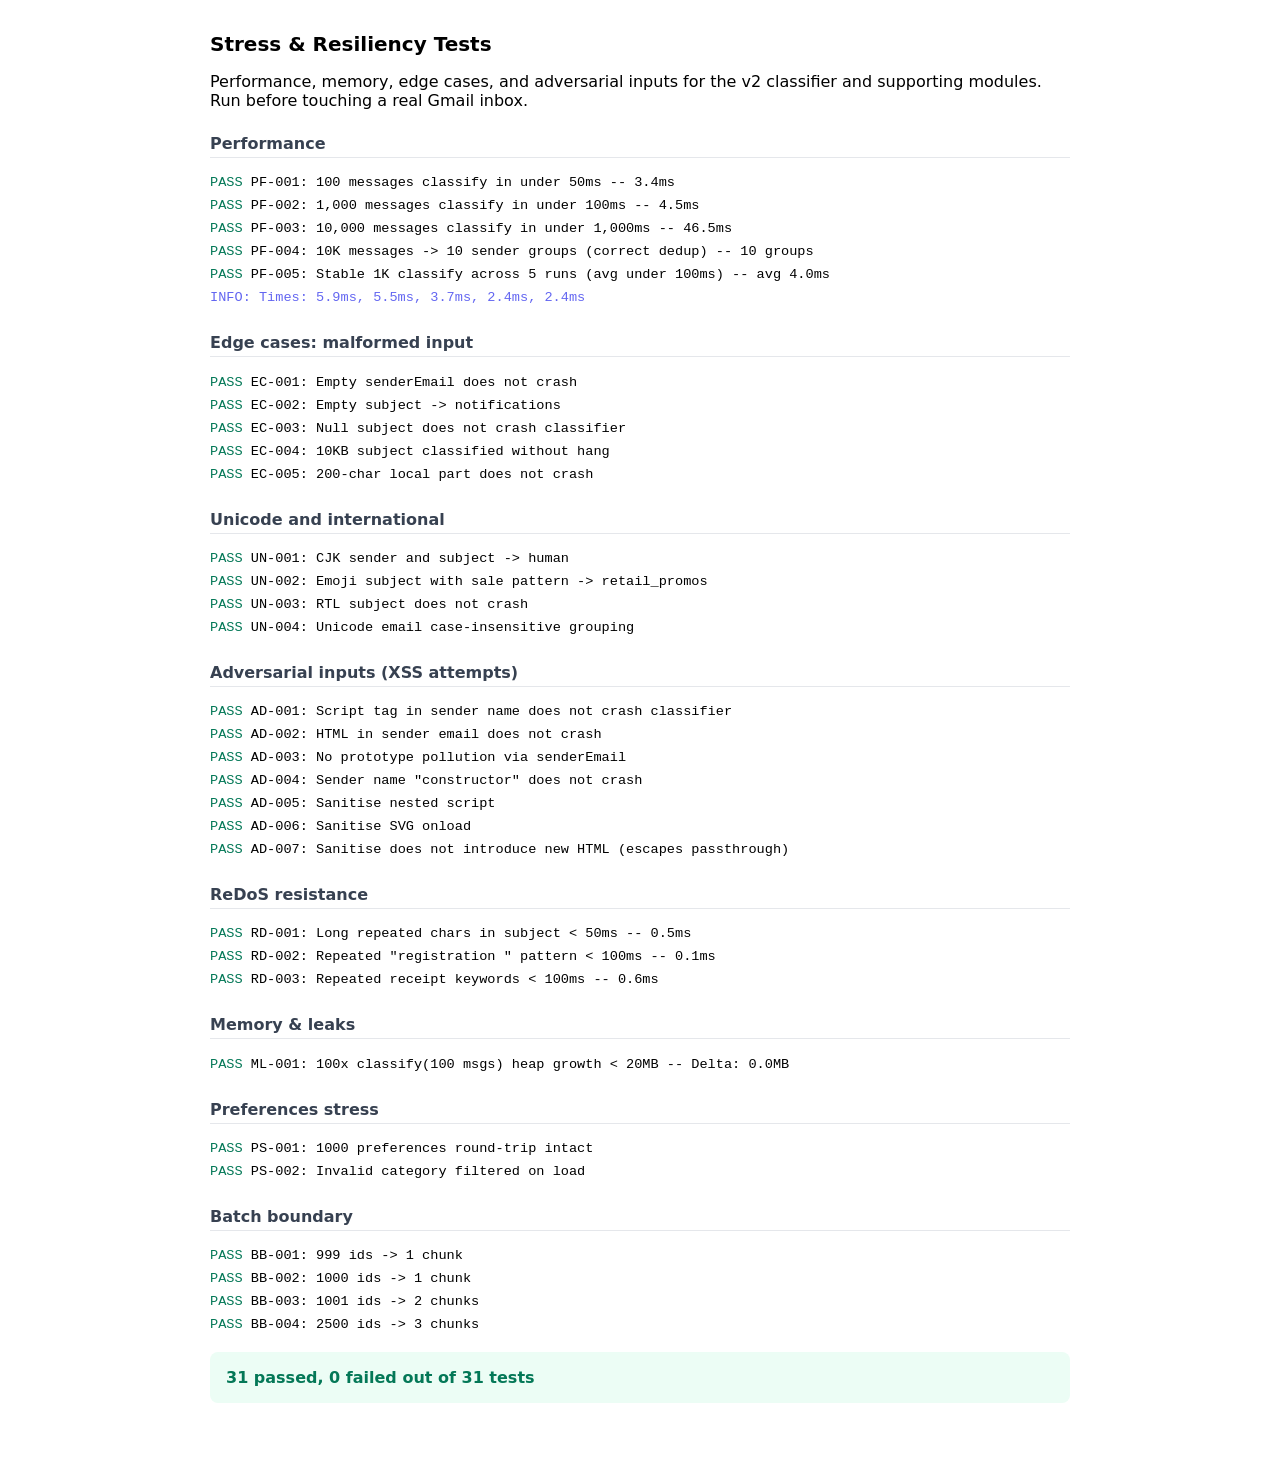
<file: test/run-stress.html>
<!DOCTYPE html>
<html lang="en">
<head>
  <meta charset="utf-8">
  <title>Stress & Resiliency Tests | Inbox Sort and Tidy</title>
  <style>
    body { font-family: system-ui, sans-serif; max-width: 860px; margin: 2rem auto; padding: 0 1rem; }
    h1 { font-size: 1.25rem; }
    h2 { font-size: 1rem; margin-top: 1.5rem; color: #374151; border-bottom: 1px solid #e5e7eb; padding-bottom: 0.25rem; }
    .pass { color: #047857; } .fail { color: #991b1b; font-weight: 700; } .info { color: #6366f1; }
    .result { padding: 0.25rem 0; font-size: 0.85rem; font-family: monospace; }
    .summary { margin-top: 1rem; padding: 1rem; border-radius: 8px; font-weight: 600; }
    .summary.all-pass { background: #ecfdf5; color: #047857; }
    .summary.has-fail { background: #fef2f2; color: #991b1b; }
  </style>
</head>
<body>
  <h1>Stress &amp; Resiliency Tests</h1>
  <p>Performance, memory, edge cases, and adversarial inputs for the v2 classifier and supporting modules. Run before touching a real Gmail inbox.</p>
  <div id="output"></div>
  <div id="summary"></div>
  <script type="module">
    import { classifyMessages, getActionForCategory } from '../js/classifier.js?v=2';
    import { sanitise } from '../js/security.js';
    import { loadPreferences, savePreferences, clearPreferences, applyPreferences } from '../js/preferences.js';

    const output = document.getElementById('output');
    const summaryEl = document.getElementById('summary');
    let passed = 0, failed = 0;

    function section(title) {
      const h = document.createElement('h2');
      h.textContent = title;
      output.appendChild(h);
    }
    function assert(id, desc, condition, detail) {
      const el = document.createElement('div');
      el.className = 'result';
      const prefix = condition ? 'PASS' : 'FAIL';
      const cls = condition ? 'pass' : 'fail';
      const span = document.createElement('span');
      span.className = cls;
      span.textContent = prefix;
      el.appendChild(span);
      el.appendChild(document.createTextNode(` ${id}: ${desc}${detail ? ' -- ' + detail : ''}`));
      if (condition) passed++; else failed++;
      output.appendChild(el);
    }
    function info(text) {
      const el = document.createElement('div');
      el.className = 'result info';
      el.textContent = 'INFO: ' + text;
      output.appendChild(el);
    }
    function msg(overrides) {
      return { id: String(Math.random()), sender: '', senderEmail: '', senderDomain: '', subject: '', hasUnsubscribe: false, date: 0, sizeEstimate: 0, ...overrides };
    }

    // ── PERFORMANCE: classifier throughput ─────────────────────
    section('Performance');

    function genBatch(n) {
      const out = [];
      const senders = [
        'noreply@sentral.com.au', 'jobs-noreply@linkedin.com',
        'promo@e.kmart.com.au', 'marketing@store.com',
        'orders@stripe.com', 'news@taste.com.au',
        'notifications-noreply@linkedin.com', 'alice@gmail.com',
        'noreply@random.com', 'info@facebookmail.com',
      ];
      for (let i = 0; i < n; i++) {
        const s = senders[i % senders.length];
        const dom = s.split('@')[1];
        out.push(msg({
          id: String(i),
          sender: 'Sender ' + i,
          senderEmail: s,
          senderDomain: dom,
          subject: 'Subject ' + i + ' receipt term 2 sale',
          hasUnsubscribe: i % 3 === 0,
          sizeEstimate: 20000,
        }));
      }
      return out;
    }

    // PF-001: 100 messages
    let t0 = performance.now();
    let r = classifyMessages(genBatch(100));
    let t1 = performance.now();
    assert('PF-001', '100 messages classify in under 50ms', (t1 - t0) < 50, `${(t1 - t0).toFixed(1)}ms`);

    // PF-002: 1,000 messages
    t0 = performance.now();
    r = classifyMessages(genBatch(1000));
    t1 = performance.now();
    assert('PF-002', '1,000 messages classify in under 100ms', (t1 - t0) < 100, `${(t1 - t0).toFixed(1)}ms`);

    // PF-003: 10,000 messages
    t0 = performance.now();
    r = classifyMessages(genBatch(10000));
    t1 = performance.now();
    assert('PF-003', '10,000 messages classify in under 1,000ms', (t1 - t0) < 1000, `${(t1 - t0).toFixed(1)}ms`);

    // PF-004: 10,000 messages produce exactly 10 sender groups (since 10 unique senders)
    assert('PF-004', '10K messages -> 10 sender groups (correct dedup)', r.length === 10, `${r.length} groups`);

    // PF-005: Re-run 5 times consecutively (stability / no memory accumulation visible in perf)
    const times = [];
    for (let i = 0; i < 5; i++) {
      t0 = performance.now();
      classifyMessages(genBatch(1000));
      t1 = performance.now();
      times.push(t1 - t0);
    }
    const avg = times.reduce((a, b) => a + b, 0) / times.length;
    assert('PF-005', 'Stable 1K classify across 5 runs (avg under 100ms)', avg < 100, `avg ${avg.toFixed(1)}ms`);
    info('Times: ' + times.map(t => t.toFixed(1) + 'ms').join(', '));

    // ── EDGE CASES: malformed / missing fields ─────────────────
    section('Edge cases: malformed input');

    // EC-001: missing From header (empty senderEmail)
    r = classifyMessages([msg({ senderEmail: '', senderDomain: '', subject: 'Hello' })]);
    assert('EC-001', 'Empty senderEmail does not crash', r.length === 1);

    // EC-002: missing subject
    r = classifyMessages([msg({ senderEmail: 'noreply@example.com', senderDomain: 'example.com', subject: '' })]);
    assert('EC-002', 'Empty subject -> notifications', r[0].suggestedCategory === 'notifications');

    // EC-003: undefined/null fields -- the scanner should normalise but classifier should not blow up
    let crashed = false;
    try {
      classifyMessages([msg({ senderEmail: 'x@y.com', senderDomain: 'y.com', subject: null })]);
    } catch (e) { crashed = true; }
    assert('EC-003', 'Null subject does not crash classifier', !crashed);

    // EC-004: Extreme-length subject (10KB)
    const longSubject = 'A'.repeat(10000) + ' receipt';
    r = classifyMessages([msg({ senderEmail: 'orders@store.com', senderDomain: 'store.com', subject: longSubject })]);
    assert('EC-004', '10KB subject classified without hang', r.length === 1);

    // EC-005: Very long sender email (unusual but RFC-valid)
    r = classifyMessages([msg({ senderEmail: 'a'.repeat(200) + '@example.com', senderDomain: 'example.com' })]);
    assert('EC-005', '200-char local part does not crash', r.length === 1);

    // ── UNICODE & INTERNATIONAL ─────────────────────────────────
    section('Unicode and international');

    // UN-001: CJK sender name
    r = classifyMessages([msg({ sender: '田中太郎', senderEmail: 'tanaka@example.jp', senderDomain: 'example.jp', subject: 'こんにちは' })]);
    assert('UN-001', 'CJK sender and subject -> human', r[0].suggestedCategory === 'human');

    // UN-002: Emoji in subject
    r = classifyMessages([msg({ senderEmail: 'marketing@store.com', senderDomain: 'store.com', subject: '🎉 Flash sale 50% off! 🔥' })]);
    assert('UN-002', 'Emoji subject with sale pattern -> retail_promos', r[0].suggestedCategory === 'retail_promos');

    // UN-003: RTL (Arabic) subject
    r = classifyMessages([msg({ senderEmail: 'a@example.com', senderDomain: 'example.com', subject: 'مرحبا كيف حالك' })]);
    assert('UN-003', 'RTL subject does not crash', r.length === 1);

    // UN-004: Mixed case and unicode in senderEmail normalisation
    r = classifyMessages([
      msg({ senderEmail: 'Naïve@Café.Com', senderDomain: 'café.com' }),
      msg({ senderEmail: 'naïve@café.com', senderDomain: 'café.com' }),
    ]);
    assert('UN-004', 'Unicode email case-insensitive grouping', r.length === 1 && r[0].messages.length === 2);

    // ── ADVERSARIAL / XSS ──────────────────────────────────────
    section('Adversarial inputs (XSS attempts)');

    // AD-001: sender name with <script>
    const xssName = '<script>alert(1)<\/script>';
    r = classifyMessages([msg({ sender: xssName, senderEmail: 'x@example.com', senderDomain: 'example.com' })]);
    assert('AD-001', 'Script tag in sender name does not crash classifier', r.length === 1);

    // AD-002: sender email with HTML
    r = classifyMessages([msg({ senderEmail: '<img onerror=alert(1)>@y.com', senderDomain: 'y.com' })]);
    assert('AD-002', 'HTML in sender email does not crash', r.length === 1);

    // AD-003: prototype pollution attempt via sender
    crashed = false;
    try {
      r = classifyMessages([msg({ senderEmail: '__proto__@x.com', senderDomain: 'x.com' })]);
      // Verify no prototype pollution
      const probe = {};
      crashed = ('polluted' in probe);
    } catch { crashed = true; }
    assert('AD-003', 'No prototype pollution via senderEmail', !crashed);

    // AD-004: DOM clobbering attempt via sender name "constructor"
    r = classifyMessages([msg({ sender: 'constructor', senderEmail: 'x@y.com', senderDomain: 'y.com' })]);
    assert('AD-004', 'Sender name "constructor" does not crash', r.length === 1);

    // AD-005: sanitise with nested payloads
    assert('AD-005', 'Sanitise nested script', sanitise('<img src=x onerror="<scr'+'ipt>alert(1)</scr'+'ipt>">').includes('&lt;'));

    // AD-006: sanitise with SVG payload
    assert('AD-006', 'Sanitise SVG onload', sanitise('<svg onload=alert(1)>').includes('&lt;svg'));

    // AD-007: sanitise with javascript: pseudo-URL (note: sanitise only escapes HTML chars, not URL schemes)
    const js = sanitise('javascript:alert(1)');
    assert('AD-007', 'Sanitise does not introduce new HTML (escapes passthrough)', !js.includes('<'));

    // ── REDOS CHECK (catastrophic backtracking timing) ─────────
    section('ReDoS resistance');

    // RD-001: Evil string against receipt subject patterns
    const evil1 = 'a'.repeat(5000) + '!';
    t0 = performance.now();
    classifyMessages([msg({ senderEmail: 'x@y.com', senderDomain: 'y.com', subject: evil1 })]);
    t1 = performance.now();
    assert('RD-001', 'Long repeated chars in subject < 50ms', (t1 - t0) < 50, `${(t1 - t0).toFixed(1)}ms`);

    // RD-002: Nested spaces (potential backtracking trigger)
    const evil2 = 'registration  '.repeat(500) + '2024';
    t0 = performance.now();
    classifyMessages([msg({ senderEmail: 'x@y.com', senderDomain: 'y.com', subject: evil2 })]);
    t1 = performance.now();
    assert('RD-002', 'Repeated "registration  " pattern < 100ms', (t1 - t0) < 100, `${(t1 - t0).toFixed(1)}ms`);

    // RD-003: Mixed case stress
    const evil3 = 'Receipt Invoice Payment Order '.repeat(1000);
    t0 = performance.now();
    classifyMessages([msg({ senderEmail: 'x@y.com', senderDomain: 'y.com', subject: evil3 })]);
    t1 = performance.now();
    assert('RD-003', 'Repeated receipt keywords < 100ms', (t1 - t0) < 100, `${(t1 - t0).toFixed(1)}ms`);

    // ── MEMORY / LEAK CHECK (rough) ────────────────────────────
    section('Memory & leaks');

    // ML-001: Running classify 100 times doesn't create unbounded references
    const before = performance.memory ? performance.memory.usedJSHeapSize : null;
    for (let i = 0; i < 100; i++) {
      classifyMessages(genBatch(100));
    }
    const after = performance.memory ? performance.memory.usedJSHeapSize : null;
    if (before && after) {
      const deltaMB = (after - before) / (1024 * 1024);
      assert('ML-001', '100x classify(100 msgs) heap growth < 20MB', deltaMB < 20, `Delta: ${deltaMB.toFixed(1)}MB`);
    } else {
      info('performance.memory not available (not Chromium) -- ML-001 skipped');
    }

    // ── PREFERENCES STRESS ─────────────────────────────────────
    section('Preferences stress');

    // PS-001: Save 1000 preferences, load back
    const huge = {};
    for (let i = 0; i < 1000; i++) huge[`sender${i}@x.com`] = 'newsletters';
    savePreferences(huge);
    const loaded = loadPreferences();
    assert('PS-001', '1000 preferences round-trip intact', Object.keys(loaded).length === 1000);
    clearPreferences();

    // PS-002: Preferences with invalid category is filtered
    savePreferences({ 'a@b.com': 'bogus_category', 'c@d.com': 'newsletters' });
    const filtered = loadPreferences();
    assert('PS-002', 'Invalid category filtered on load', !('a@b.com' in filtered) && filtered['c@d.com'] === 'newsletters');
    clearPreferences();

    // ── BATCH BOUNDARY CHECK (chunk size verification) ─────────
    section('Batch boundary');

    // Can't test batchModify directly without Gmail API, but can verify chunk logic
    // via simulating message ID arrays at boundaries.
    const idsAt999 = Array.from({length: 999}, (_, i) => 'id' + i);
    const idsAt1000 = Array.from({length: 1000}, (_, i) => 'id' + i);
    const idsAt1001 = Array.from({length: 1001}, (_, i) => 'id' + i);
    const idsAt2500 = Array.from({length: 2500}, (_, i) => 'id' + i);

    function chunkCount(arr, size) {
      let count = 0;
      for (let i = 0; i < arr.length; i += size) count++;
      return count;
    }
    assert('BB-001', '999 ids -> 1 chunk', chunkCount(idsAt999, 1000) === 1);
    assert('BB-002', '1000 ids -> 1 chunk', chunkCount(idsAt1000, 1000) === 1);
    assert('BB-003', '1001 ids -> 2 chunks', chunkCount(idsAt1001, 1000) === 2);
    assert('BB-004', '2500 ids -> 3 chunks', chunkCount(idsAt2500, 1000) === 3);

    // ── SUMMARY ────────────────────────────────────────────────
    summaryEl.className = `summary ${failed === 0 ? 'all-pass' : 'has-fail'}`;
    summaryEl.textContent = `${passed} passed, ${failed} failed out of ${passed + failed} tests`;
  </script>
</body>
</html>
</file>
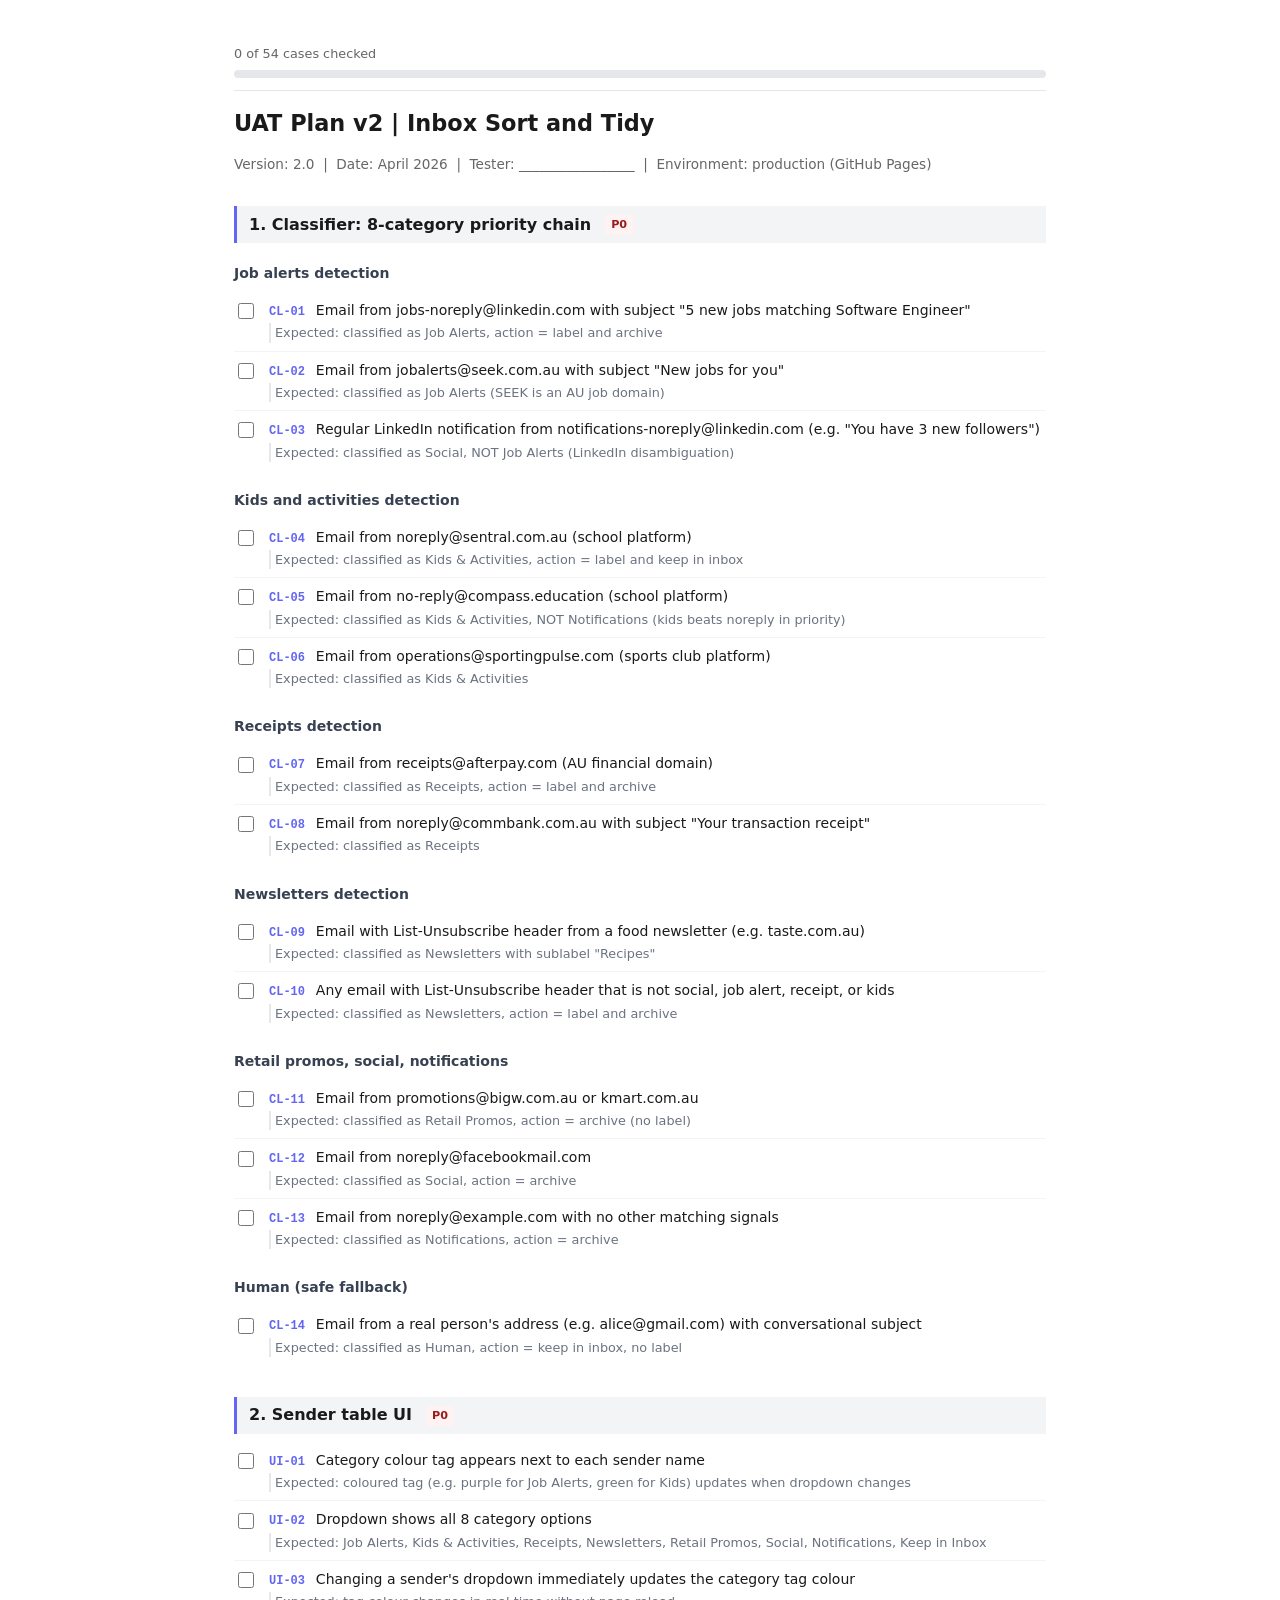
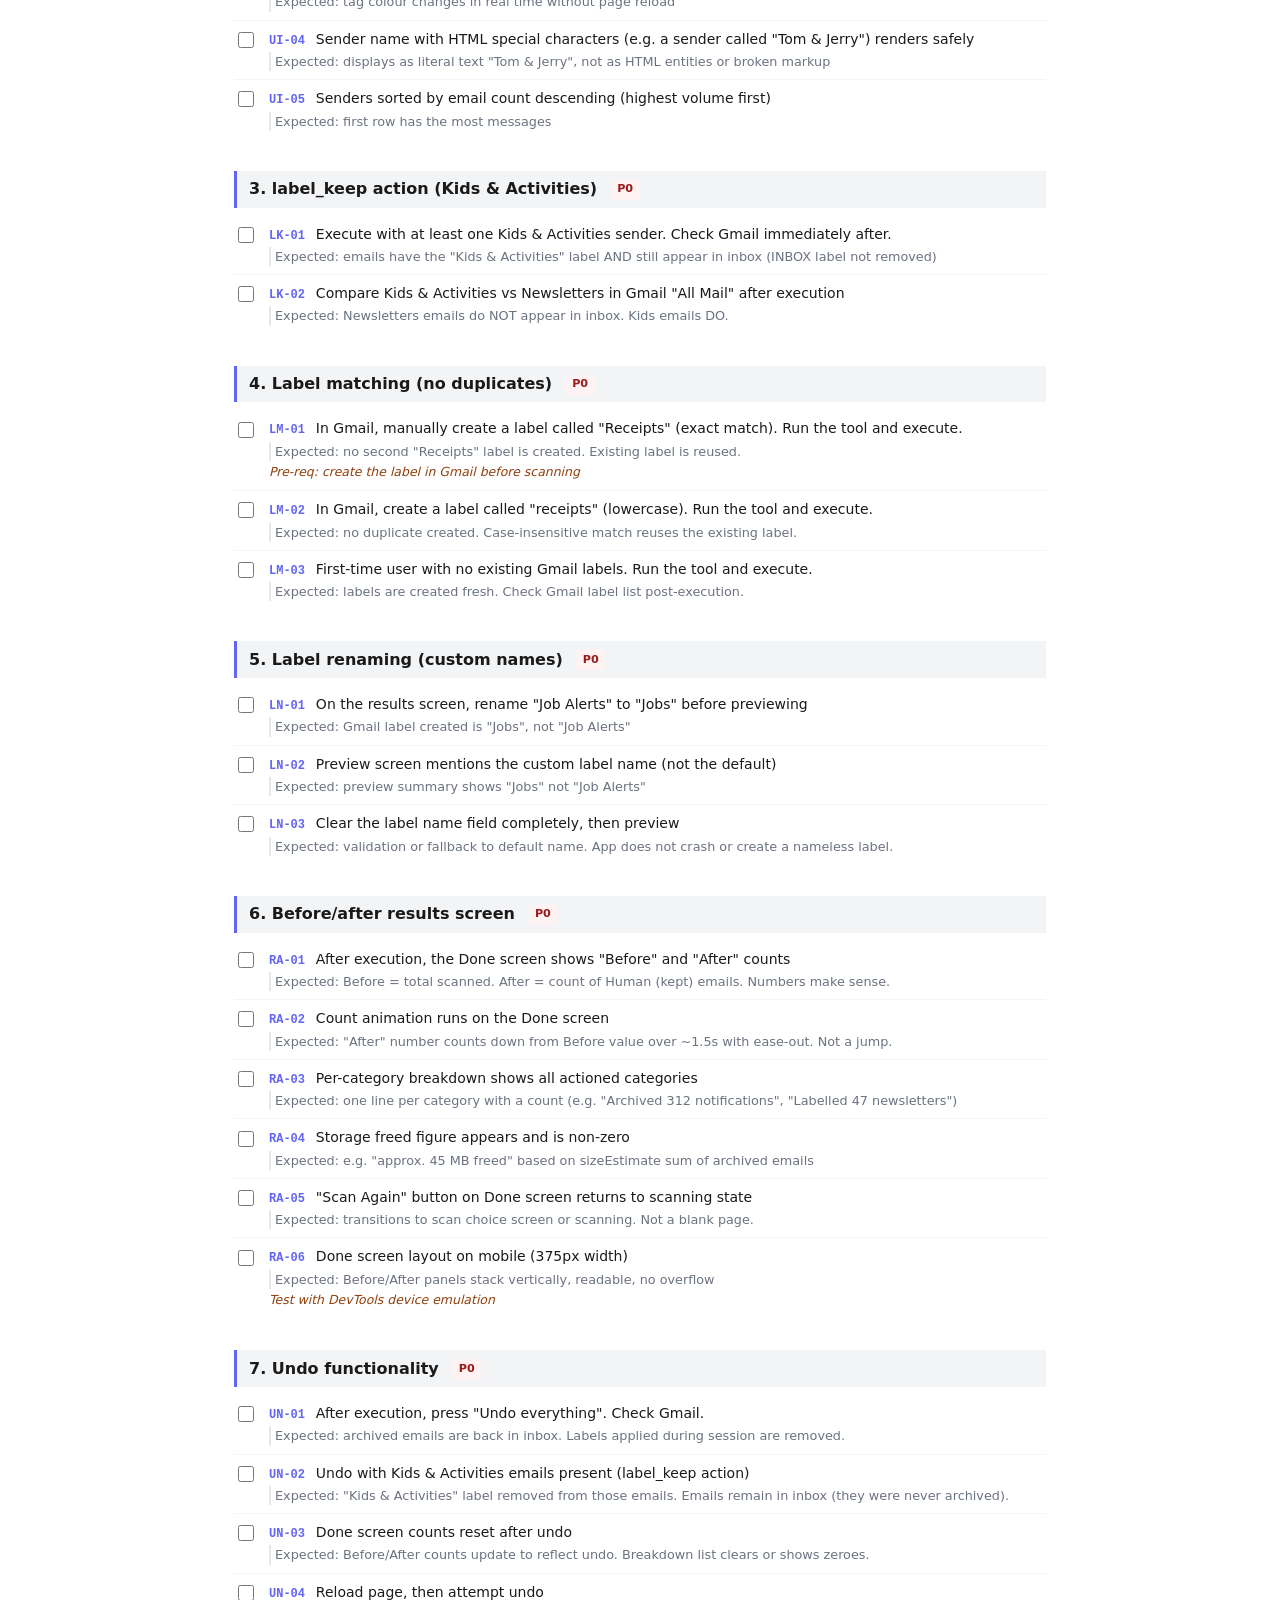
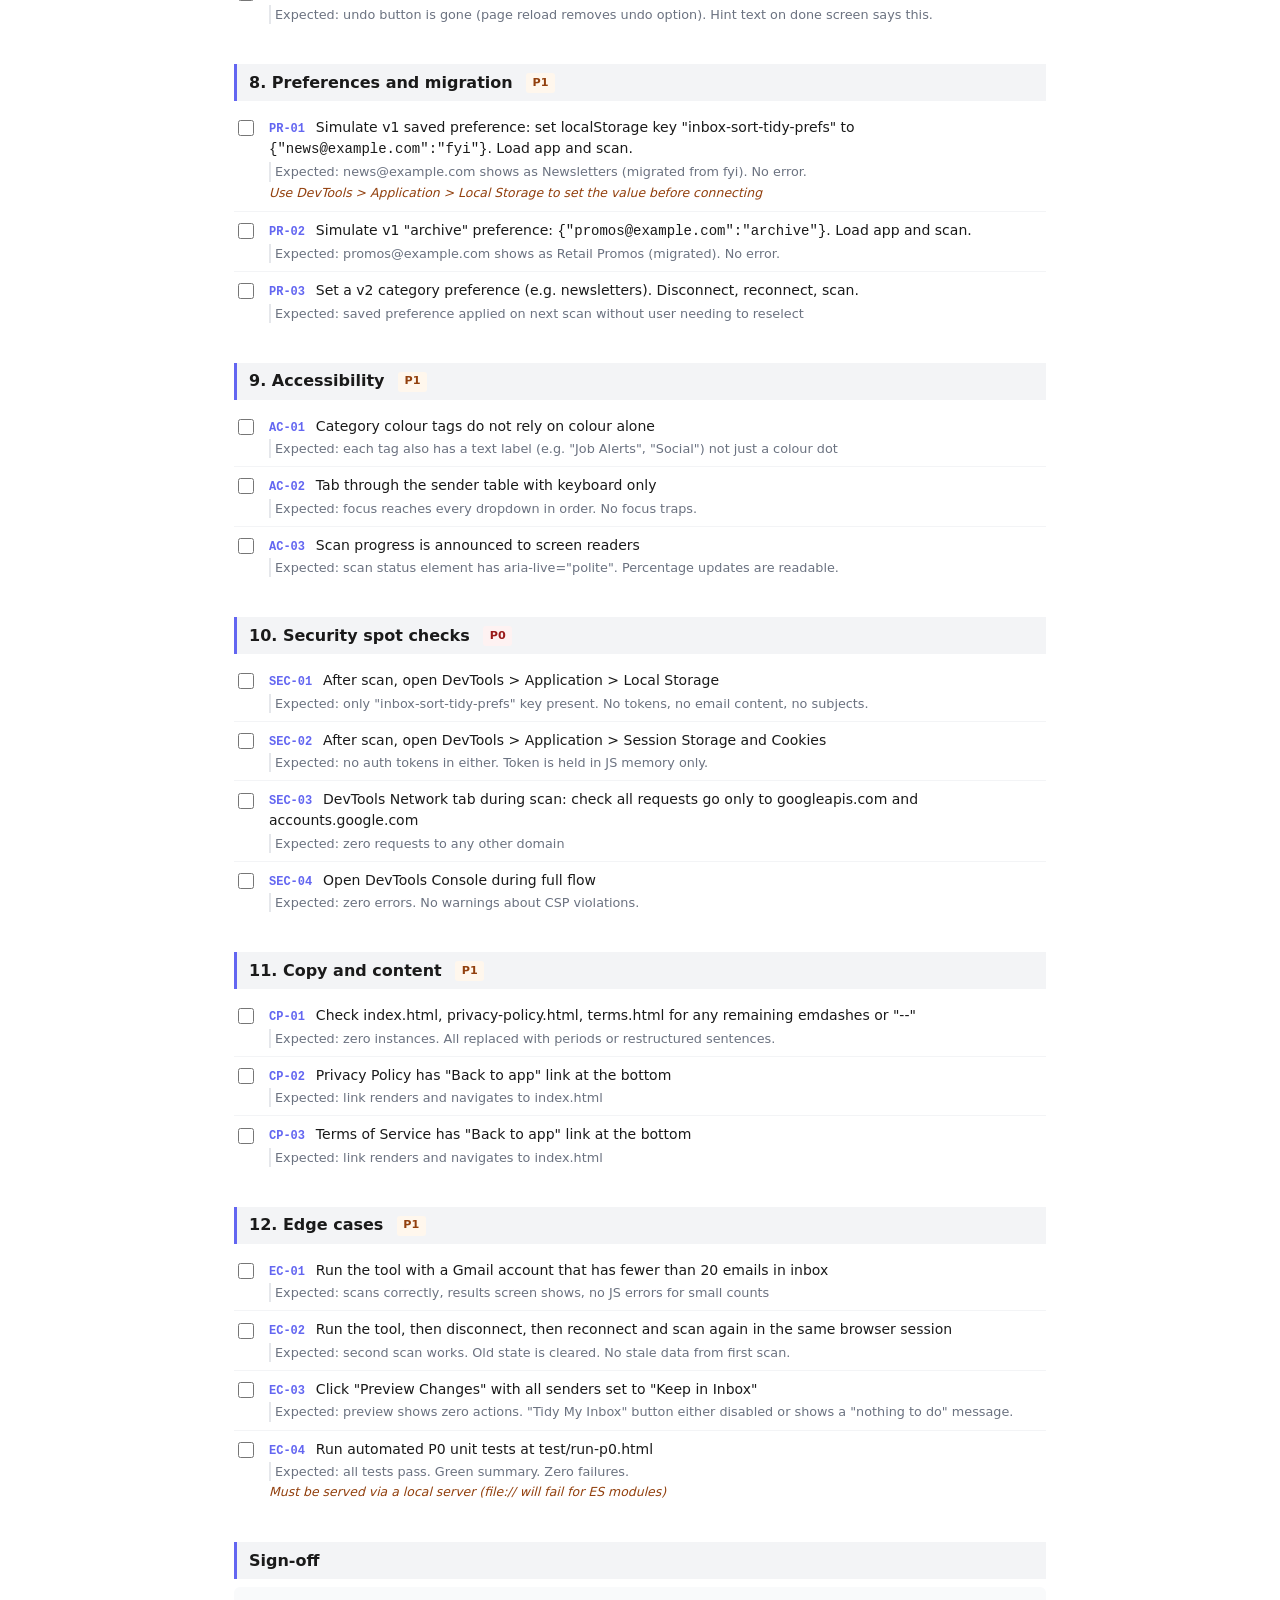
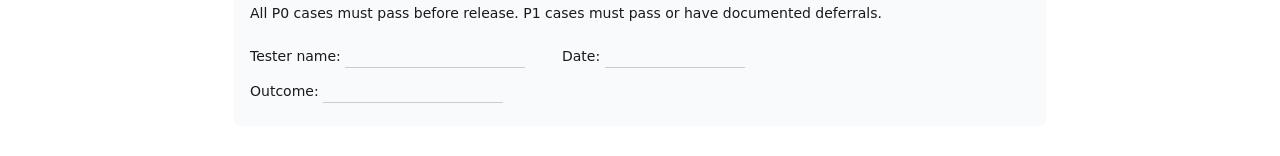
<file: test/uat-v2.html>
<!DOCTYPE html>
<html lang="en">
<head>
  <meta charset="utf-8">
  <title>UAT Plan v2 | Inbox Sort and Tidy</title>
  <style>
    * { box-sizing: border-box; }
    body { font-family: system-ui, sans-serif; max-width: 860px; margin: 2rem auto; padding: 0 1.5rem; color: #1a1a1a; line-height: 1.5; }
    h1 { font-size: 1.4rem; margin-bottom: 0.25rem; }
    .meta { color: #666; font-size: 0.85rem; margin-bottom: 2rem; }
    h2 { font-size: 1rem; font-weight: 700; margin: 2rem 0 0.5rem; padding: 0.4rem 0.75rem; background: #f3f4f6; border-left: 3px solid #6366f1; }
    h3 { font-size: 0.875rem; font-weight: 700; margin: 1.25rem 0 0.5rem; color: #374151; }
    .case { display: flex; align-items: flex-start; gap: 0.75rem; padding: 0.5rem 0; border-bottom: 1px solid #f3f4f6; }
    .case:last-child { border-bottom: none; }
    .case input[type="checkbox"] { margin-top: 0.2rem; flex-shrink: 0; width: 16px; height: 16px; cursor: pointer; accent-color: #6366f1; }
    .case label { cursor: pointer; font-size: 0.875rem; }
    .case label strong { font-size: 0.75rem; font-family: monospace; color: #6366f1; margin-right: 0.4rem; }
    .case label .expected { display: block; color: #6b7280; font-size: 0.8rem; margin-top: 0.15rem; padding-left: 0.25rem; border-left: 2px solid #e5e7eb; }
    .case label .prereq { display: block; color: #92400e; font-size: 0.78rem; margin-top: 0.15rem; font-style: italic; }
    .progress-bar { position: sticky; top: 0; background: white; border-bottom: 1px solid #e5e7eb; padding: 0.75rem 0; margin-bottom: 1rem; z-index: 10; }
    .progress-inner { height: 8px; background: #e5e7eb; border-radius: 4px; overflow: hidden; }
    .progress-fill { height: 100%; background: #6366f1; transition: width 0.3s ease; border-radius: 4px; }
    .progress-label { font-size: 0.8rem; color: #666; margin-bottom: 0.4rem; }
    .section-group { margin-bottom: 0.5rem; }
    .badge { display: inline-block; font-size: 0.7rem; font-weight: 600; padding: 0.1rem 0.4rem; border-radius: 3px; margin-left: 0.5rem; vertical-align: middle; }
    .badge--p0 { background: #fef2f2; color: #991b1b; }
    .badge--p1 { background: #fff7ed; color: #92400e; }
    .pass { color: #047857; }
    .completed .case label { text-decoration: line-through; color: #9ca3af; }
  </style>
</head>
<body>

<div class="progress-bar">
  <div class="progress-label"><span id="progress-text">0 of 0 cases checked</span></div>
  <div class="progress-inner"><div class="progress-fill" id="progress-fill" style="width: 0%"></div></div>
</div>

<h1>UAT Plan v2 | Inbox Sort and Tidy</h1>
<p class="meta">Version: 2.0 &nbsp;|&nbsp; Date: April 2026 &nbsp;|&nbsp; Tester: _________________ &nbsp;|&nbsp; Environment: production (GitHub Pages)</p>

<!-- ─── SECTION 1 ─── -->
<h2>1. Classifier: 8-category priority chain <span class="badge badge--p0">P0</span></h2>

<h3>Job alerts detection</h3>
<div class="section-group">
  <div class="case">
    <input type="checkbox" id="cl-01"><label for="cl-01"><strong>CL-01</strong> Email from jobs-noreply@linkedin.com with subject "5 new jobs matching Software Engineer"
      <span class="expected">Expected: classified as Job Alerts, action = label and archive</span>
    </label>
  </div>
  <div class="case">
    <input type="checkbox" id="cl-02"><label for="cl-02"><strong>CL-02</strong> Email from jobalerts@seek.com.au with subject "New jobs for you"
      <span class="expected">Expected: classified as Job Alerts (SEEK is an AU job domain)</span>
    </label>
  </div>
  <div class="case">
    <input type="checkbox" id="cl-03"><label for="cl-03"><strong>CL-03</strong> Regular LinkedIn notification from notifications-noreply@linkedin.com (e.g. "You have 3 new followers")
      <span class="expected">Expected: classified as Social, NOT Job Alerts (LinkedIn disambiguation)</span>
    </label>
  </div>
</div>

<h3>Kids and activities detection</h3>
<div class="section-group">
  <div class="case">
    <input type="checkbox" id="cl-04"><label for="cl-04"><strong>CL-04</strong> Email from noreply@sentral.com.au (school platform)
      <span class="expected">Expected: classified as Kids &amp; Activities, action = label and keep in inbox</span>
    </label>
  </div>
  <div class="case">
    <input type="checkbox" id="cl-05"><label for="cl-05"><strong>CL-05</strong> Email from no-reply@compass.education (school platform)
      <span class="expected">Expected: classified as Kids &amp; Activities, NOT Notifications (kids beats noreply in priority)</span>
    </label>
  </div>
  <div class="case">
    <input type="checkbox" id="cl-06"><label for="cl-06"><strong>CL-06</strong> Email from operations@sportingpulse.com (sports club platform)
      <span class="expected">Expected: classified as Kids &amp; Activities</span>
    </label>
  </div>
</div>

<h3>Receipts detection</h3>
<div class="section-group">
  <div class="case">
    <input type="checkbox" id="cl-07"><label for="cl-07"><strong>CL-07</strong> Email from receipts@afterpay.com (AU financial domain)
      <span class="expected">Expected: classified as Receipts, action = label and archive</span>
    </label>
  </div>
  <div class="case">
    <input type="checkbox" id="cl-08"><label for="cl-08"><strong>CL-08</strong> Email from noreply@commbank.com.au with subject "Your transaction receipt"
      <span class="expected">Expected: classified as Receipts</span>
    </label>
  </div>
</div>

<h3>Newsletters detection</h3>
<div class="section-group">
  <div class="case">
    <input type="checkbox" id="cl-09"><label for="cl-09"><strong>CL-09</strong> Email with List-Unsubscribe header from a food newsletter (e.g. taste.com.au)
      <span class="expected">Expected: classified as Newsletters with sublabel "Recipes"</span>
    </label>
  </div>
  <div class="case">
    <input type="checkbox" id="cl-10"><label for="cl-10"><strong>CL-10</strong> Any email with List-Unsubscribe header that is not social, job alert, receipt, or kids
      <span class="expected">Expected: classified as Newsletters, action = label and archive</span>
    </label>
  </div>
</div>

<h3>Retail promos, social, notifications</h3>
<div class="section-group">
  <div class="case">
    <input type="checkbox" id="cl-11"><label for="cl-11"><strong>CL-11</strong> Email from promotions@bigw.com.au or kmart.com.au
      <span class="expected">Expected: classified as Retail Promos, action = archive (no label)</span>
    </label>
  </div>
  <div class="case">
    <input type="checkbox" id="cl-12"><label for="cl-12"><strong>CL-12</strong> Email from noreply@facebookmail.com
      <span class="expected">Expected: classified as Social, action = archive</span>
    </label>
  </div>
  <div class="case">
    <input type="checkbox" id="cl-13"><label for="cl-13"><strong>CL-13</strong> Email from noreply@example.com with no other matching signals
      <span class="expected">Expected: classified as Notifications, action = archive</span>
    </label>
  </div>
</div>

<h3>Human (safe fallback)</h3>
<div class="section-group">
  <div class="case">
    <input type="checkbox" id="cl-14"><label for="cl-14"><strong>CL-14</strong> Email from a real person's address (e.g. alice@gmail.com) with conversational subject
      <span class="expected">Expected: classified as Human, action = keep in inbox, no label</span>
    </label>
  </div>
</div>

<!-- ─── SECTION 2 ─── -->
<h2>2. Sender table UI <span class="badge badge--p0">P0</span></h2>

<div class="section-group">
  <div class="case">
    <input type="checkbox" id="ui-01"><label for="ui-01"><strong>UI-01</strong> Category colour tag appears next to each sender name
      <span class="expected">Expected: coloured tag (e.g. purple for Job Alerts, green for Kids) updates when dropdown changes</span>
    </label>
  </div>
  <div class="case">
    <input type="checkbox" id="ui-02"><label for="ui-02"><strong>UI-02</strong> Dropdown shows all 8 category options
      <span class="expected">Expected: Job Alerts, Kids &amp; Activities, Receipts, Newsletters, Retail Promos, Social, Notifications, Keep in Inbox</span>
    </label>
  </div>
  <div class="case">
    <input type="checkbox" id="ui-03"><label for="ui-03"><strong>UI-03</strong> Changing a sender's dropdown immediately updates the category tag colour
      <span class="expected">Expected: tag colour changes in real time without page reload</span>
    </label>
  </div>
  <div class="case">
    <input type="checkbox" id="ui-04"><label for="ui-04"><strong>UI-04</strong> Sender name with HTML special characters (e.g. a sender called "Tom &amp; Jerry") renders safely
      <span class="expected">Expected: displays as literal text "Tom &amp; Jerry", not as HTML entities or broken markup</span>
    </label>
  </div>
  <div class="case">
    <input type="checkbox" id="ui-05"><label for="ui-05"><strong>UI-05</strong> Senders sorted by email count descending (highest volume first)
      <span class="expected">Expected: first row has the most messages</span>
    </label>
  </div>
</div>

<!-- ─── SECTION 3 ─── -->
<h2>3. label_keep action (Kids &amp; Activities) <span class="badge badge--p0">P0</span></h2>

<div class="section-group">
  <div class="case">
    <input type="checkbox" id="lk-01"><label for="lk-01"><strong>LK-01</strong> Execute with at least one Kids &amp; Activities sender. Check Gmail immediately after.
      <span class="expected">Expected: emails have the "Kids &amp; Activities" label AND still appear in inbox (INBOX label not removed)</span>
    </label>
  </div>
  <div class="case">
    <input type="checkbox" id="lk-02"><label for="lk-02"><strong>LK-02</strong> Compare Kids &amp; Activities vs Newsletters in Gmail "All Mail" after execution
      <span class="expected">Expected: Newsletters emails do NOT appear in inbox. Kids emails DO.</span>
    </label>
  </div>
</div>

<!-- ─── SECTION 4 ─── -->
<h2>4. Label matching (no duplicates) <span class="badge badge--p0">P0</span></h2>

<div class="section-group">
  <div class="case">
    <input type="checkbox" id="lm-01"><label for="lm-01"><strong>LM-01</strong> In Gmail, manually create a label called "Receipts" (exact match). Run the tool and execute.
      <span class="expected">Expected: no second "Receipts" label is created. Existing label is reused.</span>
      <span class="prereq">Pre-req: create the label in Gmail before scanning</span>
    </label>
  </div>
  <div class="case">
    <input type="checkbox" id="lm-02"><label for="lm-02"><strong>LM-02</strong> In Gmail, create a label called "receipts" (lowercase). Run the tool and execute.
      <span class="expected">Expected: no duplicate created. Case-insensitive match reuses the existing label.</span>
    </label>
  </div>
  <div class="case">
    <input type="checkbox" id="lm-03"><label for="lm-03"><strong>LM-03</strong> First-time user with no existing Gmail labels. Run the tool and execute.
      <span class="expected">Expected: labels are created fresh. Check Gmail label list post-execution.</span>
    </label>
  </div>
</div>

<!-- ─── SECTION 5 ─── -->
<h2>5. Label renaming (custom names) <span class="badge badge--p0">P0</span></h2>

<div class="section-group">
  <div class="case">
    <input type="checkbox" id="ln-01"><label for="ln-01"><strong>LN-01</strong> On the results screen, rename "Job Alerts" to "Jobs" before previewing
      <span class="expected">Expected: Gmail label created is "Jobs", not "Job Alerts"</span>
    </label>
  </div>
  <div class="case">
    <input type="checkbox" id="ln-02"><label for="ln-02"><strong>LN-02</strong> Preview screen mentions the custom label name (not the default)
      <span class="expected">Expected: preview summary shows "Jobs" not "Job Alerts"</span>
    </label>
  </div>
  <div class="case">
    <input type="checkbox" id="ln-03"><label for="ln-03"><strong>LN-03</strong> Clear the label name field completely, then preview
      <span class="expected">Expected: validation or fallback to default name. App does not crash or create a nameless label.</span>
    </label>
  </div>
</div>

<!-- ─── SECTION 6 ─── -->
<h2>6. Before/after results screen <span class="badge badge--p0">P0</span></h2>

<div class="section-group">
  <div class="case">
    <input type="checkbox" id="ra-01"><label for="ra-01"><strong>RA-01</strong> After execution, the Done screen shows "Before" and "After" counts
      <span class="expected">Expected: Before = total scanned. After = count of Human (kept) emails. Numbers make sense.</span>
    </label>
  </div>
  <div class="case">
    <input type="checkbox" id="ra-02"><label for="ra-02"><strong>RA-02</strong> Count animation runs on the Done screen
      <span class="expected">Expected: "After" number counts down from Before value over ~1.5s with ease-out. Not a jump.</span>
    </label>
  </div>
  <div class="case">
    <input type="checkbox" id="ra-03"><label for="ra-03"><strong>RA-03</strong> Per-category breakdown shows all actioned categories
      <span class="expected">Expected: one line per category with a count (e.g. "Archived 312 notifications", "Labelled 47 newsletters")</span>
    </label>
  </div>
  <div class="case">
    <input type="checkbox" id="ra-04"><label for="ra-04"><strong>RA-04</strong> Storage freed figure appears and is non-zero
      <span class="expected">Expected: e.g. "approx. 45 MB freed" based on sizeEstimate sum of archived emails</span>
    </label>
  </div>
  <div class="case">
    <input type="checkbox" id="ra-05"><label for="ra-05"><strong>RA-05</strong> "Scan Again" button on Done screen returns to scanning state
      <span class="expected">Expected: transitions to scan choice screen or scanning. Not a blank page.</span>
    </label>
  </div>
  <div class="case">
    <input type="checkbox" id="ra-06"><label for="ra-06"><strong>RA-06</strong> Done screen layout on mobile (375px width)
      <span class="expected">Expected: Before/After panels stack vertically, readable, no overflow</span>
      <span class="prereq">Test with DevTools device emulation</span>
    </label>
  </div>
</div>

<!-- ─── SECTION 7 ─── -->
<h2>7. Undo functionality <span class="badge badge--p0">P0</span></h2>

<div class="section-group">
  <div class="case">
    <input type="checkbox" id="un-01"><label for="un-01"><strong>UN-01</strong> After execution, press "Undo everything". Check Gmail.
      <span class="expected">Expected: archived emails are back in inbox. Labels applied during session are removed.</span>
    </label>
  </div>
  <div class="case">
    <input type="checkbox" id="un-02"><label for="un-02"><strong>UN-02</strong> Undo with Kids &amp; Activities emails present (label_keep action)
      <span class="expected">Expected: "Kids &amp; Activities" label removed from those emails. Emails remain in inbox (they were never archived).</span>
    </label>
  </div>
  <div class="case">
    <input type="checkbox" id="un-03"><label for="un-03"><strong>UN-03</strong> Done screen counts reset after undo
      <span class="expected">Expected: Before/After counts update to reflect undo. Breakdown list clears or shows zeroes.</span>
    </label>
  </div>
  <div class="case">
    <input type="checkbox" id="un-04"><label for="un-04"><strong>UN-04</strong> Reload page, then attempt undo
      <span class="expected">Expected: undo button is gone (page reload removes undo option). Hint text on done screen says this.</span>
    </label>
  </div>
</div>

<!-- ─── SECTION 8 ─── -->
<h2>8. Preferences and migration <span class="badge badge--p1">P1</span></h2>

<div class="section-group">
  <div class="case">
    <input type="checkbox" id="pr-01"><label for="pr-01"><strong>PR-01</strong> Simulate v1 saved preference: set localStorage key "inbox-sort-tidy-prefs" to <code>{"news@example.com":"fyi"}</code>. Load app and scan.
      <span class="expected">Expected: news@example.com shows as Newsletters (migrated from fyi). No error.</span>
      <span class="prereq">Use DevTools &gt; Application &gt; Local Storage to set the value before connecting</span>
    </label>
  </div>
  <div class="case">
    <input type="checkbox" id="pr-02"><label for="pr-02"><strong>PR-02</strong> Simulate v1 "archive" preference: <code>{"promos@example.com":"archive"}</code>. Load app and scan.
      <span class="expected">Expected: promos@example.com shows as Retail Promos (migrated). No error.</span>
    </label>
  </div>
  <div class="case">
    <input type="checkbox" id="pr-03"><label for="pr-03"><strong>PR-03</strong> Set a v2 category preference (e.g. newsletters). Disconnect, reconnect, scan.
      <span class="expected">Expected: saved preference applied on next scan without user needing to reselect</span>
    </label>
  </div>
</div>

<!-- ─── SECTION 9 ─── -->
<h2>9. Accessibility <span class="badge badge--p1">P1</span></h2>

<div class="section-group">
  <div class="case">
    <input type="checkbox" id="ac-01"><label for="ac-01"><strong>AC-01</strong> Category colour tags do not rely on colour alone
      <span class="expected">Expected: each tag also has a text label (e.g. "Job Alerts", "Social") not just a colour dot</span>
    </label>
  </div>
  <div class="case">
    <input type="checkbox" id="ac-02"><label for="ac-02"><strong>AC-02</strong> Tab through the sender table with keyboard only
      <span class="expected">Expected: focus reaches every dropdown in order. No focus traps.</span>
    </label>
  </div>
  <div class="case">
    <input type="checkbox" id="ac-03"><label for="ac-03"><strong>AC-03</strong> Scan progress is announced to screen readers
      <span class="expected">Expected: scan status element has aria-live="polite". Percentage updates are readable.</span>
    </label>
  </div>
</div>

<!-- ─── SECTION 10 ─── -->
<h2>10. Security spot checks <span class="badge badge--p0">P0</span></h2>

<div class="section-group">
  <div class="case">
    <input type="checkbox" id="sec-01"><label for="sec-01"><strong>SEC-01</strong> After scan, open DevTools &gt; Application &gt; Local Storage
      <span class="expected">Expected: only "inbox-sort-tidy-prefs" key present. No tokens, no email content, no subjects.</span>
    </label>
  </div>
  <div class="case">
    <input type="checkbox" id="sec-02"><label for="sec-02"><strong>SEC-02</strong> After scan, open DevTools &gt; Application &gt; Session Storage and Cookies
      <span class="expected">Expected: no auth tokens in either. Token is held in JS memory only.</span>
    </label>
  </div>
  <div class="case">
    <input type="checkbox" id="sec-03"><label for="sec-03"><strong>SEC-03</strong> DevTools Network tab during scan: check all requests go only to googleapis.com and accounts.google.com
      <span class="expected">Expected: zero requests to any other domain</span>
    </label>
  </div>
  <div class="case">
    <input type="checkbox" id="sec-04"><label for="sec-04"><strong>SEC-04</strong> Open DevTools Console during full flow
      <span class="expected">Expected: zero errors. No warnings about CSP violations.</span>
    </label>
  </div>
</div>

<!-- ─── SECTION 11 ─── -->
<h2>11. Copy and content <span class="badge badge--p1">P1</span></h2>

<div class="section-group">
  <div class="case">
    <input type="checkbox" id="cp-01"><label for="cp-01"><strong>CP-01</strong> Check index.html, privacy-policy.html, terms.html for any remaining emdashes or "--"
      <span class="expected">Expected: zero instances. All replaced with periods or restructured sentences.</span>
    </label>
  </div>
  <div class="case">
    <input type="checkbox" id="cp-02"><label for="cp-02"><strong>CP-02</strong> Privacy Policy has "Back to app" link at the bottom
      <span class="expected">Expected: link renders and navigates to index.html</span>
    </label>
  </div>
  <div class="case">
    <input type="checkbox" id="cp-03"><label for="cp-03"><strong>CP-03</strong> Terms of Service has "Back to app" link at the bottom
      <span class="expected">Expected: link renders and navigates to index.html</span>
    </label>
  </div>
</div>

<!-- ─── SECTION 12 ─── -->
<h2>12. Edge cases <span class="badge badge--p1">P1</span></h2>

<div class="section-group">
  <div class="case">
    <input type="checkbox" id="ec-01"><label for="ec-01"><strong>EC-01</strong> Run the tool with a Gmail account that has fewer than 20 emails in inbox
      <span class="expected">Expected: scans correctly, results screen shows, no JS errors for small counts</span>
    </label>
  </div>
  <div class="case">
    <input type="checkbox" id="ec-02"><label for="ec-02"><strong>EC-02</strong> Run the tool, then disconnect, then reconnect and scan again in the same browser session
      <span class="expected">Expected: second scan works. Old state is cleared. No stale data from first scan.</span>
    </label>
  </div>
  <div class="case">
    <input type="checkbox" id="ec-03"><label for="ec-03"><strong>EC-03</strong> Click "Preview Changes" with all senders set to "Keep in Inbox"
      <span class="expected">Expected: preview shows zero actions. "Tidy My Inbox" button either disabled or shows a "nothing to do" message.</span>
    </label>
  </div>
  <div class="case">
    <input type="checkbox" id="ec-04"><label for="ec-04"><strong>EC-04</strong> Run automated P0 unit tests at test/run-p0.html
      <span class="expected">Expected: all tests pass. Green summary. Zero failures.</span>
      <span class="prereq">Must be served via a local server (file:// will fail for ES modules)</span>
    </label>
  </div>
</div>

<!-- ─── SIGN-OFF ─── -->
<h2>Sign-off</h2>
<div style="padding: 1rem; background: #f9fafb; border-radius: 6px; font-size: 0.875rem;">
  <p style="margin: 0 0 1rem">All P0 cases must pass before release. P1 cases must pass or have documented deferrals.</p>
  <table style="border-collapse: collapse; width: 100%;">
    <tr>
      <td style="padding: 0.4rem 1rem 0.4rem 0; width: 40%">Tester name: <span style="border-bottom: 1px solid #ccc; display: inline-block; width: 180px;">&nbsp;</span></td>
      <td style="padding: 0.4rem 0;">Date: <span style="border-bottom: 1px solid #ccc; display: inline-block; width: 140px;">&nbsp;</span></td>
    </tr>
    <tr>
      <td style="padding: 0.4rem 1rem 0.4rem 0;">Outcome: <span style="border-bottom: 1px solid #ccc; display: inline-block; width: 180px;">&nbsp;</span></td>
      <td></td>
    </tr>
  </table>
</div>

<script>
  const checkboxes = document.querySelectorAll('input[type="checkbox"]');
  const fill = document.getElementById('progress-fill');
  const label = document.getElementById('progress-text');
  const total = checkboxes.length;

  // Restore from localStorage
  checkboxes.forEach(cb => {
    const saved = localStorage.getItem('uat-v2-' + cb.id);
    if (saved === '1') cb.checked = true;
  });

  function update() {
    const checked = [...checkboxes].filter(c => c.checked).length;
    fill.style.width = (checked / total * 100) + '%';
    label.textContent = checked + ' of ' + total + ' cases checked';
    checkboxes.forEach(cb => {
      localStorage.setItem('uat-v2-' + cb.id, cb.checked ? '1' : '0');
    });
  }

  checkboxes.forEach(cb => cb.addEventListener('change', update));
  update();
</script>

</body>
</html>
</file>
<file: css/app.css>
/* ═══════════════════════════════════════════════════════════════
   Inbox Sort and Tidy -- Design System v2
   Apple simplicity. Tom Ford restraint. Nintendo delight.
   ═══════════════════════════════════════════════════════════════ */

/* ── Reset ────────────────────────────────────────────────────── */
*, *::before, *::after { box-sizing: border-box; margin: 0; padding: 0; }
html { -webkit-text-size-adjust: 100%; line-height: var(--leading-normal); }
body { font-family: -apple-system, BlinkMacSystemFont, 'SF Pro Text', 'Segoe UI', system-ui, sans-serif; font-size: var(--text-base); }
img, video { display: block; max-width: 100%; }
button, input, select, textarea { font: inherit; }
h1, h2, h3 { line-height: var(--leading-tight); }
a { color: inherit; }
table { border-collapse: collapse; width: 100%; }
[hidden] { display: none !important; }

/* ── Design tokens ────────────────────────────────────────────── */
:root {
  /* Single accent: a refined slate-blue */
  --accent: #2563eb;
  --accent-light: #dbeafe;
  --accent-hover: #1d4ed8;

  /* Greyscale */
  --bg: #fafafa;
  --surface: #ffffff;
  --border: #e5e7eb;
  --border-light: #f3f4f6;
  --text: #111827;
  --text-secondary: #4b5563;
  --text-tertiary: #6b7280;

  /* Semantic */
  --success: #047857;
  --success-light: #ecfdf5;
  --error-bg: #fef2f2;
  --error-text: #991b1b;
  --error-border: #fecaca;

  /* Type scale (4 sizes only, no exceptions) */
  --text-xl: 1.75rem;    /* h1 page title */
  --text-lg: 1.25rem;    /* h2 section headings */
  --text-base: 0.9375rem; /* body, subtitle, buttons, trust copy */
  --text-sm: 0.8125rem;   /* captions, hints, labels, footer */

  /* Line height (3 values only) */
  --leading-tight: 1.2;   /* headings */
  --leading-normal: 1.5;  /* body text */
  --leading-relaxed: 1.6; /* long-form / subtitle */

  /* Spacing */
  --radius: 12px;
  --radius-sm: 8px;
  --radius-full: 9999px;

  /* Elevation */
  --shadow-xs: 0 1px 2px rgba(0,0,0,0.04);
  --shadow-sm: 0 1px 3px rgba(0,0,0,0.08);
  --shadow-md: 0 4px 12px rgba(0,0,0,0.08);
}

/* ── Skip link ────────────────────────────────────────────────── */
.skip-link {
  position: absolute;
  top: -100%;
  left: 1rem;
  padding: 0.5rem 1rem;
  background: var(--accent);
  color: white;
  border-radius: var(--radius-sm);
  font-size: var(--text-base);
  font-weight: 500;
  text-decoration: none;
  z-index: 100;
}

.skip-link:focus {
  top: 1rem;
}

/* ── Layout ───────────────────────────────────────────────────── */
body {
  background: var(--bg);
  color: var(--text);
  min-height: 100vh;
  -webkit-font-smoothing: antialiased;
  -moz-osx-font-smoothing: grayscale;
}

.container {
  width: 100%;
  max-width: 640px;
  margin: 0 auto;
  padding: 0 1.5rem;
}

main.container {
  padding-top: 3rem;
  padding-bottom: 3rem;
}

/* ── Hero ──────────────────────────────────────────────────────── */
.hero {
  text-align: center;
  padding: 2rem 0 0;
}

.brand-icon {
  width: 56px;
  height: 56px;
  background: var(--accent);
  border-radius: 16px;
  display: flex;
  align-items: center;
  justify-content: center;
  margin: 0 auto 1.5rem;
  box-shadow: var(--shadow-md);
  transition: transform 0.3s cubic-bezier(0.34, 1.56, 0.64, 1);
}

.brand-icon:hover {
  transform: scale(1.05);
}

h1 {
  font-size: var(--text-xl);
  font-weight: 700;
  letter-spacing: -0.03em;
  color: var(--text);
  margin-bottom: 0.75rem;
}

.subtitle {
  font-size: var(--text-base);
  color: var(--text-secondary);
  line-height: var(--leading-relaxed);
  max-width: 28rem;
  margin: 0 auto 2.5rem;
  text-wrap: balance;
}

/* ── Connect button (inherits btn-large size, custom fill) ───── */
button.btn-connect {
  background: var(--surface);
  color: var(--text);
  border: 1px solid var(--border);
  border-radius: var(--radius-full);
  box-shadow: var(--shadow-xs);
}

button.btn-connect:hover {
  border-color: var(--text-tertiary);
  box-shadow: var(--shadow-sm);
  transform: translateY(-1px);
}

button.btn-connect:active {
  transform: translateY(0);
  box-shadow: var(--shadow-xs);
}

/* ── Trust section ────────────────────────────────────────────── */
.trust {
  text-align: center;
  margin-top: 3rem;
  padding-top: 2rem;
  border-top: 1px solid var(--border);
}

.trust-line {
  font-size: var(--text-base);
  font-weight: 500;
  color: var(--text-secondary);
  margin-bottom: 0.125rem;
  text-wrap: balance;
}

.trust-detail {
  font-size: var(--text-sm);
  color: var(--text-tertiary);
  margin-bottom: 0.125rem;
  text-wrap: balance;
}

.trust-links {
  display: flex;
  justify-content: center;
  gap: 1.5rem;
  margin-top: 1rem;
}

.trust-links a {
  font-size: var(--text-sm);
  color: var(--text-tertiary);
  text-decoration: none;
}

.trust-links a:hover {
  color: var(--text-secondary);
}

.trust-links a:focus-visible {
  outline: 2px solid var(--accent);
  outline-offset: 2px;
  border-radius: 2px;
}

/* ── Connect hint ─────────────────────────────────────────────── */
.connect-hint {
  font-size: var(--text-sm);
  color: var(--text-secondary);
  text-align: center;
  margin-top: 1rem;
  text-wrap: balance;
}

/* ── Error alert ──────────────────────────────────────────────── */
.error-alert {
  padding: 0.875rem 1rem;
  border-radius: var(--radius-sm);
  background: var(--error-bg);
  color: var(--error-text);
  border: 1px solid var(--error-border);
  margin-top: 1.5rem;
  font-size: var(--text-base);
  line-height: var(--leading-normal);
}

/* ── View card ────────────────────────────────────────────────── */
.view-card {
  background: var(--surface);
  border-radius: var(--radius);
  border: 1px solid var(--border);
  box-shadow: var(--shadow-sm);
  padding: 2rem;
}

.view-card h2 {
  font-size: var(--text-lg);
  font-weight: 700;
  letter-spacing: -0.02em;
  color: var(--text);
  margin-bottom: 0.375rem;
}

.view-card > p {
  color: var(--text-secondary);
  font-size: var(--text-base);
  margin-bottom: 1.5rem;
  line-height: var(--leading-normal);
  text-wrap: balance;
}

/* ── Connected banner ─────────────────────────────────────────── */
.connected-banner {
  display: flex;
  align-items: center;
  justify-content: space-between;
  padding: 0.5rem 0.875rem;
  border-radius: var(--radius-sm);
  background: var(--success-light);
  margin-bottom: 1.5rem;
}

.connected-banner span {
  font-size: var(--text-sm);
  font-weight: 500;
  color: var(--success);
  display: flex;
  align-items: center;
  gap: 0.5rem;
}

.connected-banner span::before {
  content: '';
  width: 6px;
  height: 6px;
  border-radius: 50%;
  background: var(--success);
  flex-shrink: 0;
}

/* ── Progress ─────────────────────────────────────────────────── */
.progress-section {
  text-align: center;
  padding: 1rem 0;
}

.scan-icon {
  width: 48px;
  height: 48px;
  margin: 0 auto 1rem;
  color: var(--accent);
  display: flex;
  align-items: center;
  justify-content: center;
  animation: pulse 2s ease-in-out infinite;
}

@keyframes pulse {
  0%, 100% { opacity: 1; transform: scale(1); }
  50% { opacity: 0.6; transform: scale(0.95); }
}

@media (prefers-reduced-motion: reduce) {
  .scan-icon { animation: none; }
  .brand-icon { transition: none; }
  .brand-icon:hover { transform: none; }
  button.btn-connect { transition: none; }
  button.btn-connect:hover { transform: none; }
  button.btn-primary { transition: none; }
  button.btn-primary:hover { transform: none; }
  progress::-webkit-progress-value { transition: none; }
  progress:not([value]) { animation: none; }
}

.progress-label {
  font-size: var(--text-base);
  font-weight: 500;
  color: var(--text-secondary);
  margin-bottom: 0.75rem;
}

progress {
  width: 100%;
  height: 8px;
  border-radius: var(--radius-full);
  border: none;
  appearance: none;
  -webkit-appearance: none;
  background: var(--border-light);
}

progress::-webkit-progress-bar {
  background: var(--border-light);
  border-radius: var(--radius-full);
}

progress::-webkit-progress-value {
  background: var(--accent);
  border-radius: var(--radius-full);
  transition: width 0.4s ease;
}

progress::-moz-progress-bar {
  background: var(--accent);
  border-radius: var(--radius-full);
}

/* Indeterminate state: browsers handle natively when value attr is removed */
progress:not([value]) {
  animation: pulse-bar 1.5s ease-in-out infinite;
}

@keyframes pulse-bar {
  0%, 100% { opacity: 0.6; }
  50% { opacity: 1; }
}

.progress-hint {
  font-size: var(--text-sm);
  color: var(--text-tertiary);
  margin-top: 0.75rem;
}

/* ── Buttons ──────────────────────────────────────────────────
   Three tiers: default, compact, text.
   Two fills: filled (primary/go) and outlined (secondary/ghost).
   All buttons share base styles via the [class*="btn-"] selector.
   ────────────────────────────────────────────────────────────── */

/* Base: shared by all buttons */
button[class*="btn-"] {
  display: inline-flex;
  align-items: center;
  justify-content: center;
  gap: 0.5rem;
  font-weight: 500;
  cursor: pointer;
  transition: all 0.15s ease;
  border: none;
  text-decoration: none;
}

button[class*="btn-"]:focus-visible {
  outline: 2px solid var(--accent);
  outline-offset: 2px;
}

/* Default size (used by primary, secondary, go, undo) */
button.btn-primary,
button.btn-secondary,
button.btn-undo {
  padding: 0.625rem 1.75rem;
  font-size: var(--text-base);
  border-radius: var(--radius-full);
  min-height: 44px;
}

/* Large size (connect, execute) */
button.btn-large,
button.btn-connect {
  padding: 0.875rem 2.25rem;
  font-size: var(--text-base);
  border-radius: var(--radius-full);
  min-height: 48px;
}

/* Compact size (disconnect, inline actions) */
button.btn-ghost {
  padding: 0.375rem 1rem;
  font-size: var(--text-sm);
  border-radius: var(--radius-full);
  min-height: 32px;
}

/* Text button (go back, cancel) */
button.btn-text {
  background: none;
  border: none;
  color: var(--text-tertiary);
  font-size: var(--text-sm);
  padding: 0.375rem 0.75rem;
}

button.btn-text:hover { color: var(--text-secondary); }

/* ── Fills ── */

/* Primary: filled accent */
button.btn-primary {
  background: var(--accent);
  color: white;
  box-shadow: var(--shadow-xs);
}

button.btn-primary:hover {
  background: var(--accent-hover);
  box-shadow: var(--shadow-sm);
  transform: translateY(-1px);
}

button.btn-primary:active { transform: translateY(0); }

/* Go: filled green (the commit action) */
button.btn-go {
  background: var(--success);
  color: white;
  box-shadow: var(--shadow-xs);
}

button.btn-go:hover {
  background: #047857;
  box-shadow: var(--shadow-sm);
  transform: translateY(-1px);
}

button.btn-go:active { transform: translateY(0); }

/* Secondary: outlined */
button.btn-secondary {
  background: transparent;
  color: var(--text-secondary);
  border: 1px solid var(--border);
}

button.btn-secondary:hover {
  color: var(--text);
  border-color: var(--text-tertiary);
}

/* Ghost: outlined, quieter (for inline use like disconnect) */
button.btn-ghost {
  background: transparent;
  color: var(--text-tertiary);
  border: 1px solid var(--border);
}

button.btn-ghost:hover {
  color: var(--text-secondary);
  border-color: var(--text-tertiary);
}

.button-group {
  display: flex;
  gap: 0.75rem;
  flex-wrap: wrap;
  margin-top: 1.5rem;
}

.button-group--centre { justify-content: center; }
.button-group--column { flex-direction: column; align-items: center; }

/* Prevent buttons in column groups from stretching full width */
.button-group--column button {
  width: auto;
  min-width: 16rem;
  max-width: 100%;
}

.cancel-btn { margin-top: 1rem; }

/* ── Sender table ─────────────────────────────────────────────── */
.sender-table {
  font-size: var(--text-base);
}

.sender-table thead th {
  background: var(--bg);
  color: var(--text-tertiary);
  font-weight: 600;
  font-size: var(--text-sm);
  text-transform: uppercase;
  letter-spacing: 0.06em;
  padding: 0.5rem 0.75rem;
  border-bottom: 1px solid var(--border);
  text-align: left;
}

.sender-table thead th:first-child {
  text-align: right;
  border-radius: var(--radius-sm) 0 0 0;
}

.sender-table thead th:last-child {
  border-radius: 0 var(--radius-sm) 0 0;
}

.sender-table tbody td {
  padding: 0.5rem 0.75rem;
  border-bottom: 1px solid var(--border-light);
  vertical-align: middle;
}

.sender-table tbody tr:last-child td {
  border-bottom: none;
}

.sender-table td:first-child {
  width: 4rem;
  text-align: right;
  font-weight: 600;
  font-variant-numeric: tabular-nums;
  color: var(--text);
}

.sender-table select {
  padding: 0.5rem 1.75rem 0.5rem 0.5rem;
  min-height: 44px;
  font-size: var(--text-sm);
  border-radius: 6px;
  border: 1px solid var(--border);
  background: var(--surface);
  color: var(--text-secondary);
  cursor: pointer;
  appearance: auto;
}

.sender-table select:focus-visible {
  outline: 2px solid var(--accent);
  outline-offset: 2px;
}

/* ── Summary cards ────────────────────────────────────────────── */
.summary-cards {
  display: grid;
  grid-template-columns: repeat(auto-fit, minmax(7rem, 1fr));
  gap: 0.625rem;
  margin: 1.25rem 0;
}

.summary-card {
  text-align: center;
  padding: 1rem 0.5rem;
  border-radius: var(--radius-sm);
  border: 1px solid var(--border);
  background: var(--surface);
}

.summary-card .count {
  display: block;
  font-size: var(--text-xl);
  font-weight: 700;
  line-height: 1;
  color: var(--text);
  letter-spacing: -0.02em;
}

.summary-card .label {
  display: block;
  font-size: var(--text-sm);
  font-weight: 500;
  color: var(--text-tertiary);
  margin-top: 0.25rem;
  text-transform: uppercase;
  letter-spacing: 0.04em;
}

/* Summary card variants removed, no coloured top borders */

/* ── Done ─────────────────────────────────────────────────────── */
.done-card {
  text-align: center;
}

.done-header {
  margin-bottom: 1.5rem;
}

.check-circle {
  width: 56px;
  height: 56px;
  border-radius: 50%;
  background: var(--success-light);
  display: flex;
  align-items: center;
  justify-content: center;
  margin: 0 auto 0.75rem;
  color: var(--success);
  animation: pop-in 0.4s cubic-bezier(0.34, 1.56, 0.64, 1);
}

@keyframes pop-in {
  0% { transform: scale(0); opacity: 0; }
  100% { transform: scale(1); opacity: 1; }
}

@media (prefers-reduced-motion: reduce) {
  .check-circle { animation: none; }
}

.done-header h2 {
  margin-bottom: 0;
}

/* ── Undo section ─────────────────────────────────────────────── */
.undo-section {
  margin-top: 2rem;
  padding-top: 1.5rem;
  border-top: 1px solid var(--border);
  text-align: center;
}

/* Undo: pill with dashed border */
button.btn-undo {
  background: transparent;
  color: var(--text-tertiary);
  border: 1px dashed var(--border);
}

button.btn-undo:hover {
  color: var(--text-secondary);
  border-color: var(--text-tertiary);
}

button.btn-undo:disabled {
  cursor: default;
  opacity: 0.5;
}

.undo-hint {
  font-size: var(--text-sm);
  color: var(--text-tertiary);
  margin-top: 0.5rem;
}

/* ── Label config ─────────────────────────────────────────────── */
.label-config {
  margin-bottom: 1.5rem;
  border: 1px solid var(--border);
  border-radius: var(--radius-sm);
  padding: 0;
}

.label-config summary {
  padding: 0.625rem 1rem;
  font-size: var(--text-sm);
  font-weight: 600;
  color: var(--text-secondary);
  cursor: pointer;
  list-style: none;
  display: flex;
  align-items: center;
  gap: 0.375rem;
}

.label-config summary::-webkit-details-marker { display: none; }

.label-config summary::before {
  content: '\25B6';
  font-size: var(--text-sm);
  transition: transform 0.15s ease;
  color: var(--text-tertiary);
}

.label-config[open] summary::before {
  transform: rotate(90deg);
}

.config-hint {
  font-weight: 400;
  color: var(--text-tertiary);
}

.config-description {
  padding: 0 1rem;
  font-size: var(--text-sm);
  color: var(--text-tertiary);
  margin-bottom: 0.375rem;
}

.config-note {
  padding: 0 1rem;
  font-size: var(--text-sm);
  color: var(--text-tertiary);
  font-style: italic;
  margin-bottom: 0.75rem;
}

.label-fields {
  display: grid;
  grid-template-columns: repeat(2, 1fr);
  gap: 0.75rem;
  padding: 0 1rem 1rem;
}

.label-field label {
  display: block;
  font-size: var(--text-sm);
  font-weight: 600;
  color: var(--text-tertiary);
  text-transform: uppercase;
  letter-spacing: 0.04em;
  margin-bottom: 0.25rem;
}

.label-field input {
  width: 100%;
  padding: 0.375rem 0.5rem;
  font-size: var(--text-sm);
  border: 1px solid var(--border);
  border-radius: 6px;
  background: var(--bg);
  color: var(--text);
}

.label-field input:focus {
  outline: 2px solid var(--accent);
  outline-offset: 1px;
  border-color: var(--accent);
}

/* ── Preview screen ────────────────────────────────────────────── */
.preview-card {
  text-align: center;
  padding: 2.5rem 2rem;
}

.preview-safety {
  font-size: var(--text-sm);
  color: var(--text-secondary);
  margin-top: 1.5rem;
  margin-bottom: 0.25rem;
}

.preview-labels {
  font-size: var(--text-sm);
  color: var(--text-tertiary);
  margin-bottom: 2rem;
}

.preview-headline {
  font-size: var(--text-xl);
  font-weight: 800;
  letter-spacing: -0.03em;
  color: var(--text);
  margin-bottom: 1rem;
}

.preview-plan {
  list-style: none;
  margin: 0 0 0.5rem;
  padding: 0;
}

.preview-plan li {
  padding: 0.375rem 0;
  font-size: var(--text-base);
  color: var(--text-secondary);
}

.preview-plan strong {
  color: var(--text);
  font-weight: 700;
  font-variant-numeric: tabular-nums;
}

.preview-actions {
  display: flex;
  flex-direction: column;
  align-items: center;
  gap: 0.75rem;
}

/* btn-large in preview actions inherits from the base rule above */

button.btn-text {
  background: none;
  border: none;
  color: var(--text-tertiary);
  font-size: var(--text-sm);
  cursor: pointer;
  padding: 0.375rem 0.75rem;
  text-decoration: none;
}

button.btn-text:hover {
  color: var(--text-secondary);
}

button.btn-text:focus-visible {
  outline: 2px solid var(--accent);
  outline-offset: 2px;
  border-radius: 2px;
}

/* ── Scan more ────────────────────────────────────────────────── */
.scan-more {
  margin-top: 1.5rem;
  padding-top: 1.25rem;
  border-top: 1px solid var(--border);
  display: flex;
  align-items: center;
  justify-content: space-between;
  gap: 1rem;
}

.scan-more-count {
  font-size: var(--text-sm);
  color: var(--text-secondary);
}

/* ── Scan choice (large inbox) ────────────────────────────────── */
.scan-choice {
  text-align: center;
}

.scan-choice h2 {
  margin-bottom: 0.5rem;
}

.scan-choice > p {
  margin-bottom: 1.5rem;
  text-wrap: balance;
}

.choice-hint {
  font-size: var(--text-sm);
  color: var(--text-tertiary);
  margin-top: 0.375rem;
  margin-bottom: 1.25rem;
}

.choice-hint:last-child {
  margin-bottom: 0;
}

.results-stats {
  text-align: left;
  max-width: 20rem;
  margin: 0 auto 0.5rem;
}

.results-stats p {
  padding: 0.375rem 0;
  border-bottom: 1px solid var(--border-light);
  color: var(--text-secondary);
  font-size: var(--text-base);
}

.results-stats p:last-child {
  border-bottom: none;
}

.done-more-hint {
  margin-top: 1rem;
  padding: 0.75rem 1rem;
  background: var(--accent-light);
  border-radius: var(--radius-sm);
  color: var(--accent-hover);
  font-weight: 500;
  text-align: center;
  text-wrap: balance;
  border-bottom: none;
}

/* ── Footer ───────────────────────────────────────────────────── */
body > footer.container {
  text-align: center;
  padding: 1.5rem 0 2rem;
  border-top: 1px solid var(--border);
  margin-top: 2rem;
}

body > footer nav {
  display: flex;
  justify-content: center;
  gap: 0.5rem;
  align-items: center;
}

body > footer a {
  color: var(--text-tertiary);
  text-decoration: none;
  font-size: var(--text-sm);
  transition: color 0.15s ease;
}

body > footer a:hover {
  color: var(--text-secondary);
}

body > footer a:focus-visible {
  outline: 2px solid var(--accent);
  outline-offset: 2px;
  border-radius: 2px;
}

body > footer span {
  color: var(--text-tertiary);
  font-size: var(--text-sm);
}

/* ── Category colour tags ────────────────────────────────────── */
:root {
  --cat-job-alerts:      hsl(35, 80%, 55%);
  --cat-kids-activities: hsl(145, 60%, 45%);
  --cat-receipts:        hsl(210, 60%, 55%);
  --cat-newsletters:     hsl(270, 50%, 55%);
  --cat-retail-promos:   hsl(0, 0%, 60%);
  --cat-social:          hsl(0, 0%, 60%);
  --cat-notifications:   hsl(0, 0%, 60%);
  --cat-human:           hsl(145, 70%, 40%);
}

.cat-tag {
  display: inline-block;
  font-size: 0.6875rem;
  font-weight: 600;
  letter-spacing: 0.02em;
  padding: 0.125rem 0.5rem;
  border-radius: var(--radius-full);
  margin-left: 0.5rem;
  vertical-align: middle;
  white-space: nowrap;
}

.cat-tag--job_alerts      { background: hsl(35, 80%, 92%);  color: hsl(35, 80%, 35%); }
.cat-tag--kids_activities { background: hsl(145, 50%, 90%); color: hsl(145, 60%, 30%); }
.cat-tag--receipts        { background: hsl(210, 50%, 92%); color: hsl(210, 60%, 35%); }
.cat-tag--newsletters     { background: hsl(270, 40%, 92%); color: hsl(270, 50%, 35%); }
.cat-tag--retail_promos   { background: hsl(0, 0%, 92%);    color: hsl(0, 0%, 45%); }
.cat-tag--social          { background: hsl(0, 0%, 92%);    color: hsl(0, 0%, 45%); }
.cat-tag--notifications   { background: hsl(0, 0%, 92%);    color: hsl(0, 0%, 45%); }
.cat-tag--human           { background: hsl(145, 50%, 90%); color: hsl(145, 70%, 28%); }

/* ── Before/After Results Screen ─────────────────────────────── */
.results-grid {
  display: grid;
  grid-template-columns: 1fr 1fr;
  gap: 2rem;
  margin-bottom: 2rem;
  text-align: center;
}

.results-panel h3 {
  font-size: var(--text-sm);
  font-weight: 600;
  text-transform: uppercase;
  letter-spacing: 0.06em;
  color: var(--text-tertiary);
  margin-bottom: 0.5rem;
}

.results-count {
  font-size: 3rem;
  font-weight: 800;
  letter-spacing: -0.03em;
  line-height: 1;
  margin: 0;
  font-variant-numeric: tabular-nums;
}

.results-count--before {
  color: hsl(15, 60%, 55%);
}

.results-count--after {
  color: var(--success);
}

.results-subtitle {
  font-size: var(--text-sm);
  color: var(--text-tertiary);
  margin-top: 0.375rem;
}

.results-breakdown-list {
  list-style: none;
  padding: 0;
  margin: 0 auto 1.5rem;
  max-width: 24rem;
  text-align: left;
}

.results-breakdown-list li {
  padding: 0.375rem 0;
  border-bottom: 1px solid var(--border-light);
  font-size: var(--text-base);
  color: var(--text-secondary);
}

.results-breakdown-list li:last-child {
  border-bottom: none;
}

.results-breakdown-list strong {
  color: var(--text);
  font-weight: 700;
  font-variant-numeric: tabular-nums;
}

.results-storage {
  font-size: var(--text-sm);
  font-weight: 500;
  color: var(--text-secondary);
  text-align: center;
  margin-bottom: 1.5rem;
}

.results-credit {
  font-size: var(--text-sm);
  color: var(--text-tertiary);
  text-align: center;
  margin-top: 1.5rem;
  padding-top: 1rem;
  border-top: 1px solid var(--border);
}

/* ── Responsive ───────────────────────────────────────────────── */
@media (max-width: 480px) {
  h1 { font-size: var(--text-xl); }
  .subtitle { font-size: var(--text-base); }
  .view-card { padding: 1.25rem; }
  .summary-cards { grid-template-columns: repeat(2, 1fr); }
  .results-grid { grid-template-columns: 1fr; gap: 1.5rem; }
  .results-count { font-size: 2.5rem; }
  .label-fields { grid-template-columns: 1fr; }
}
</file>
